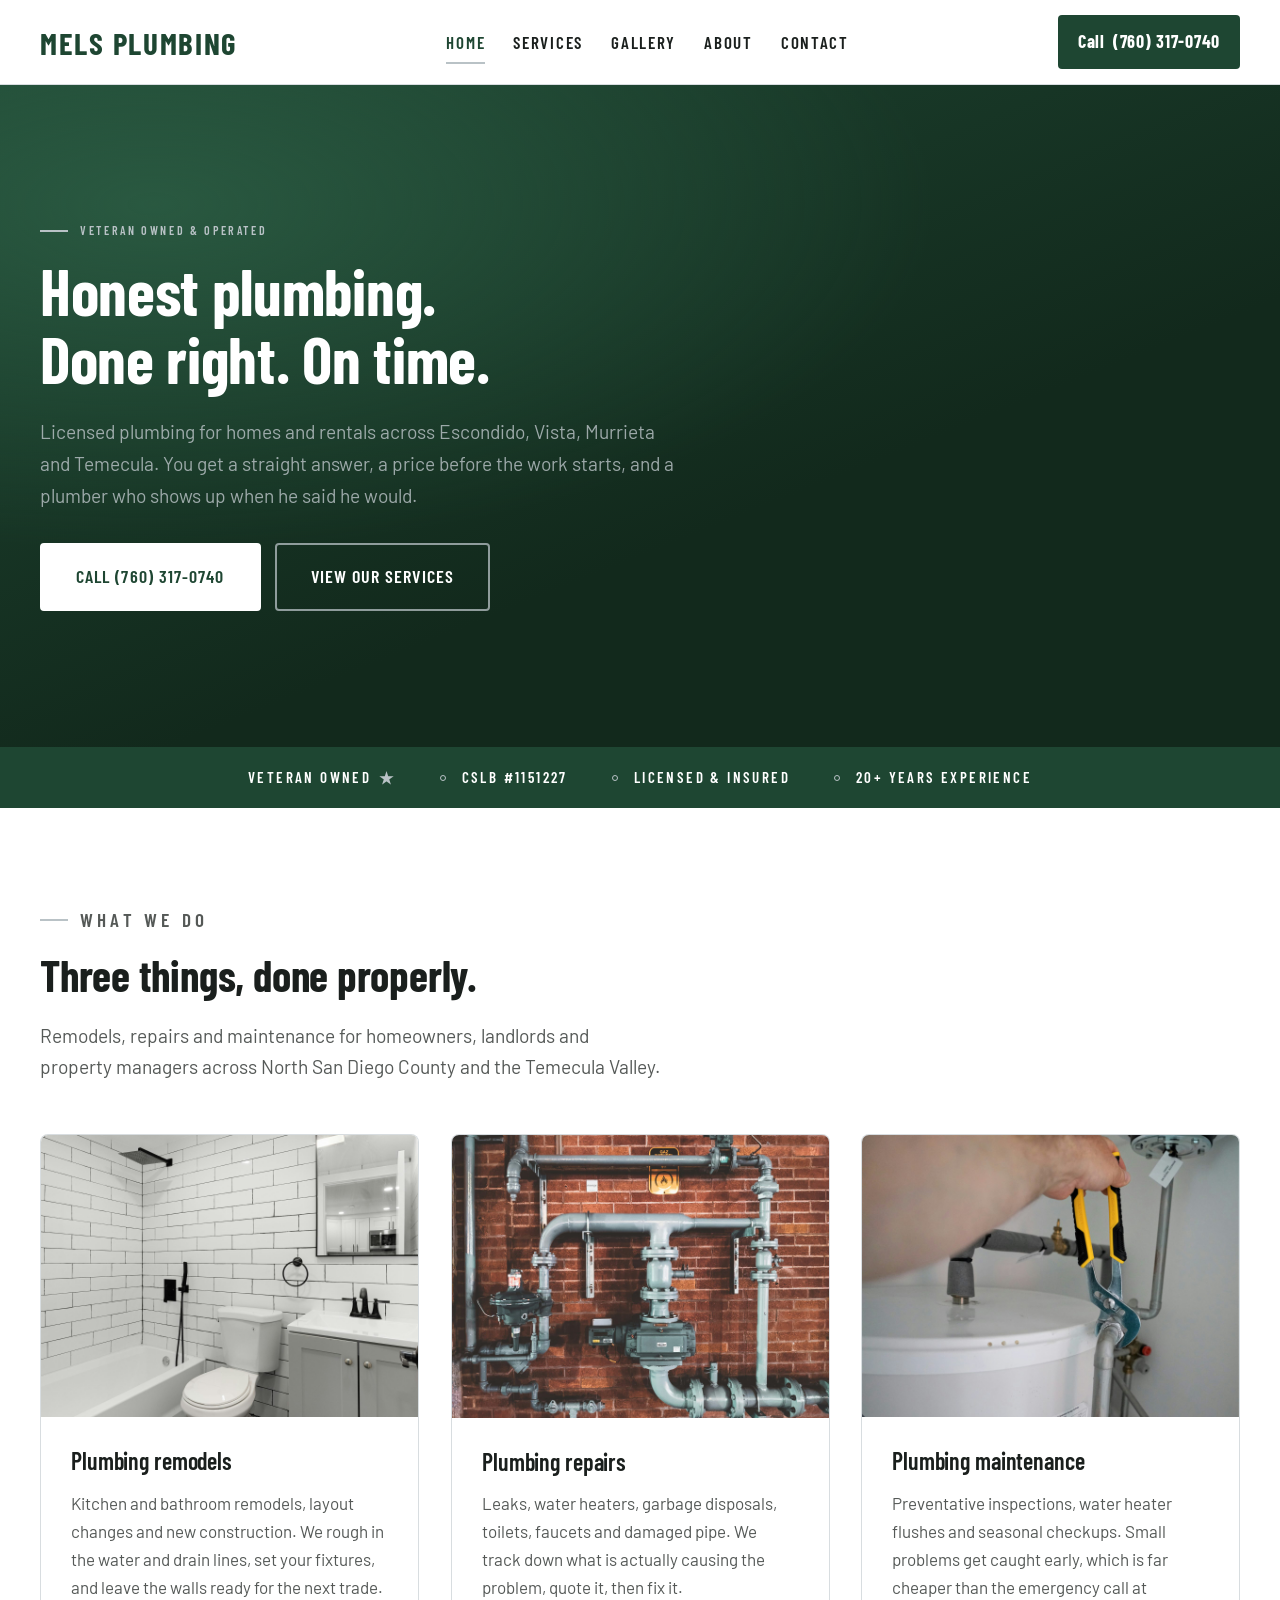
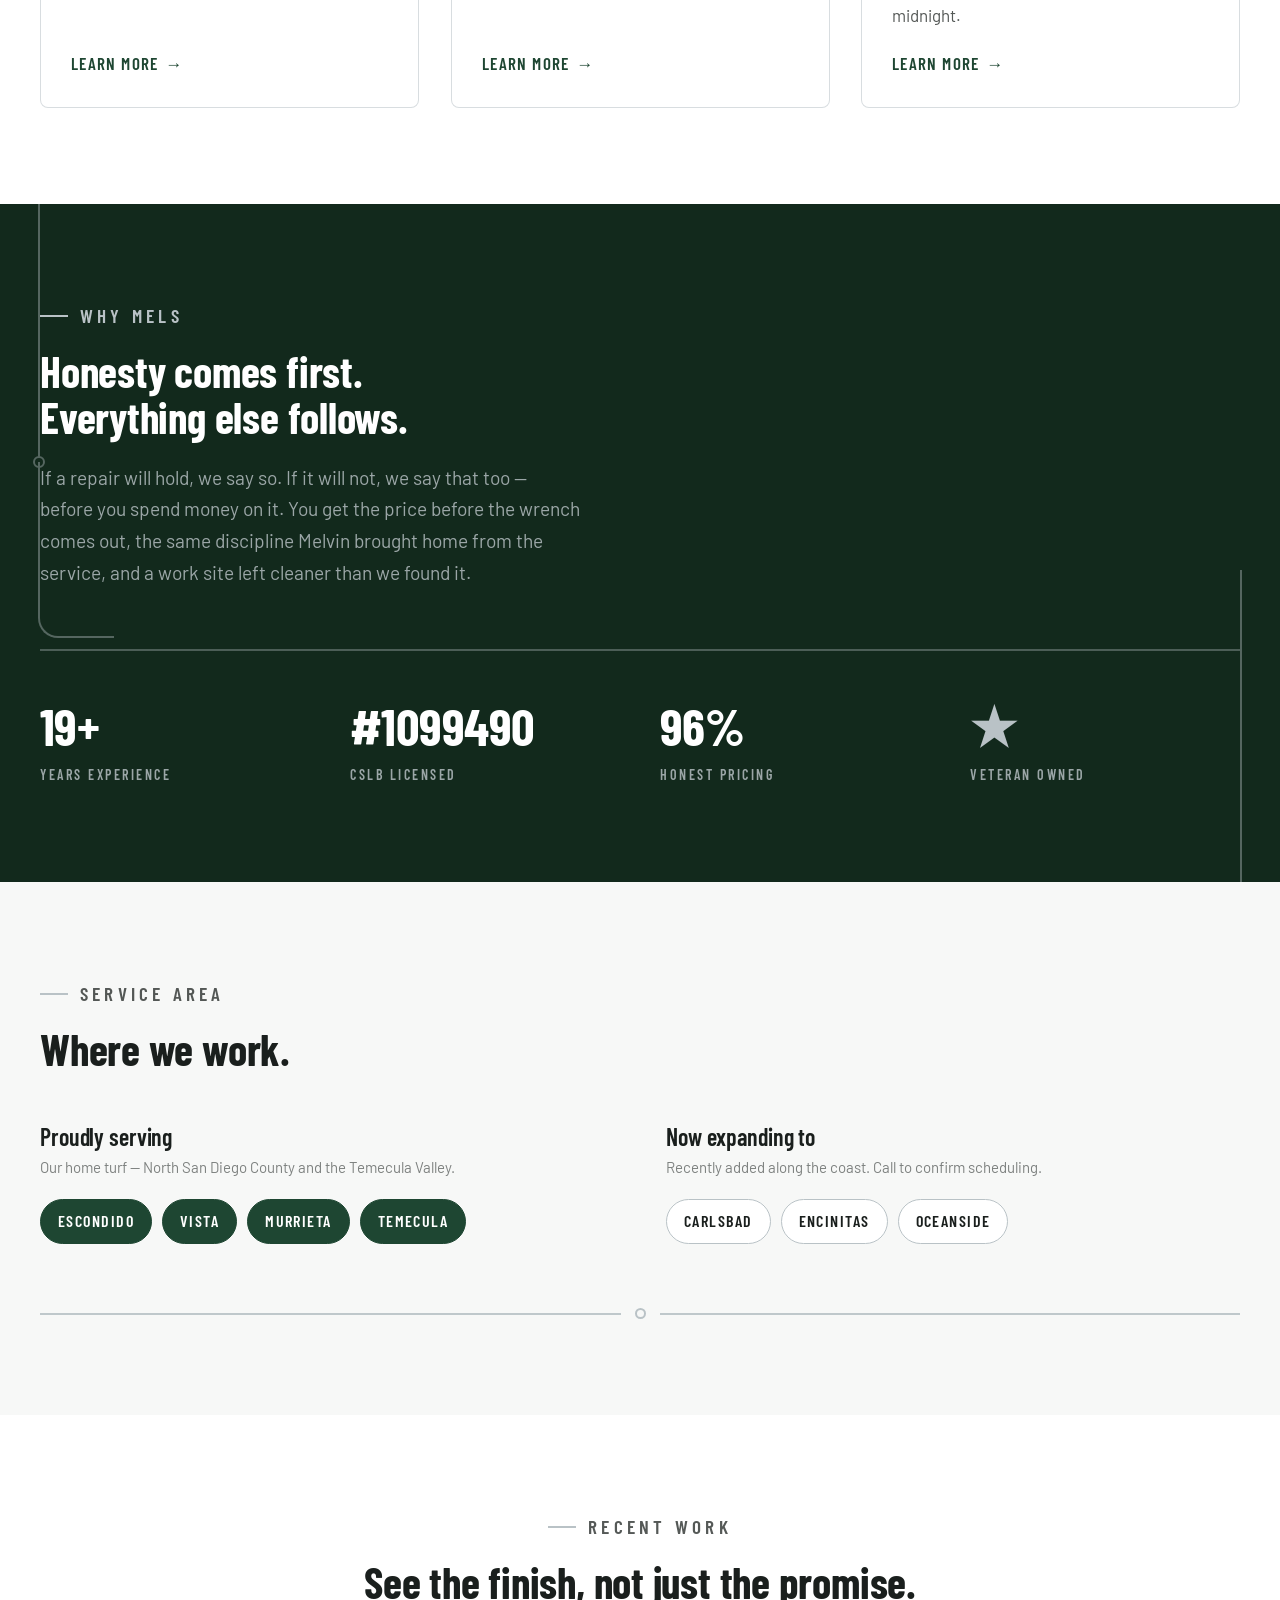
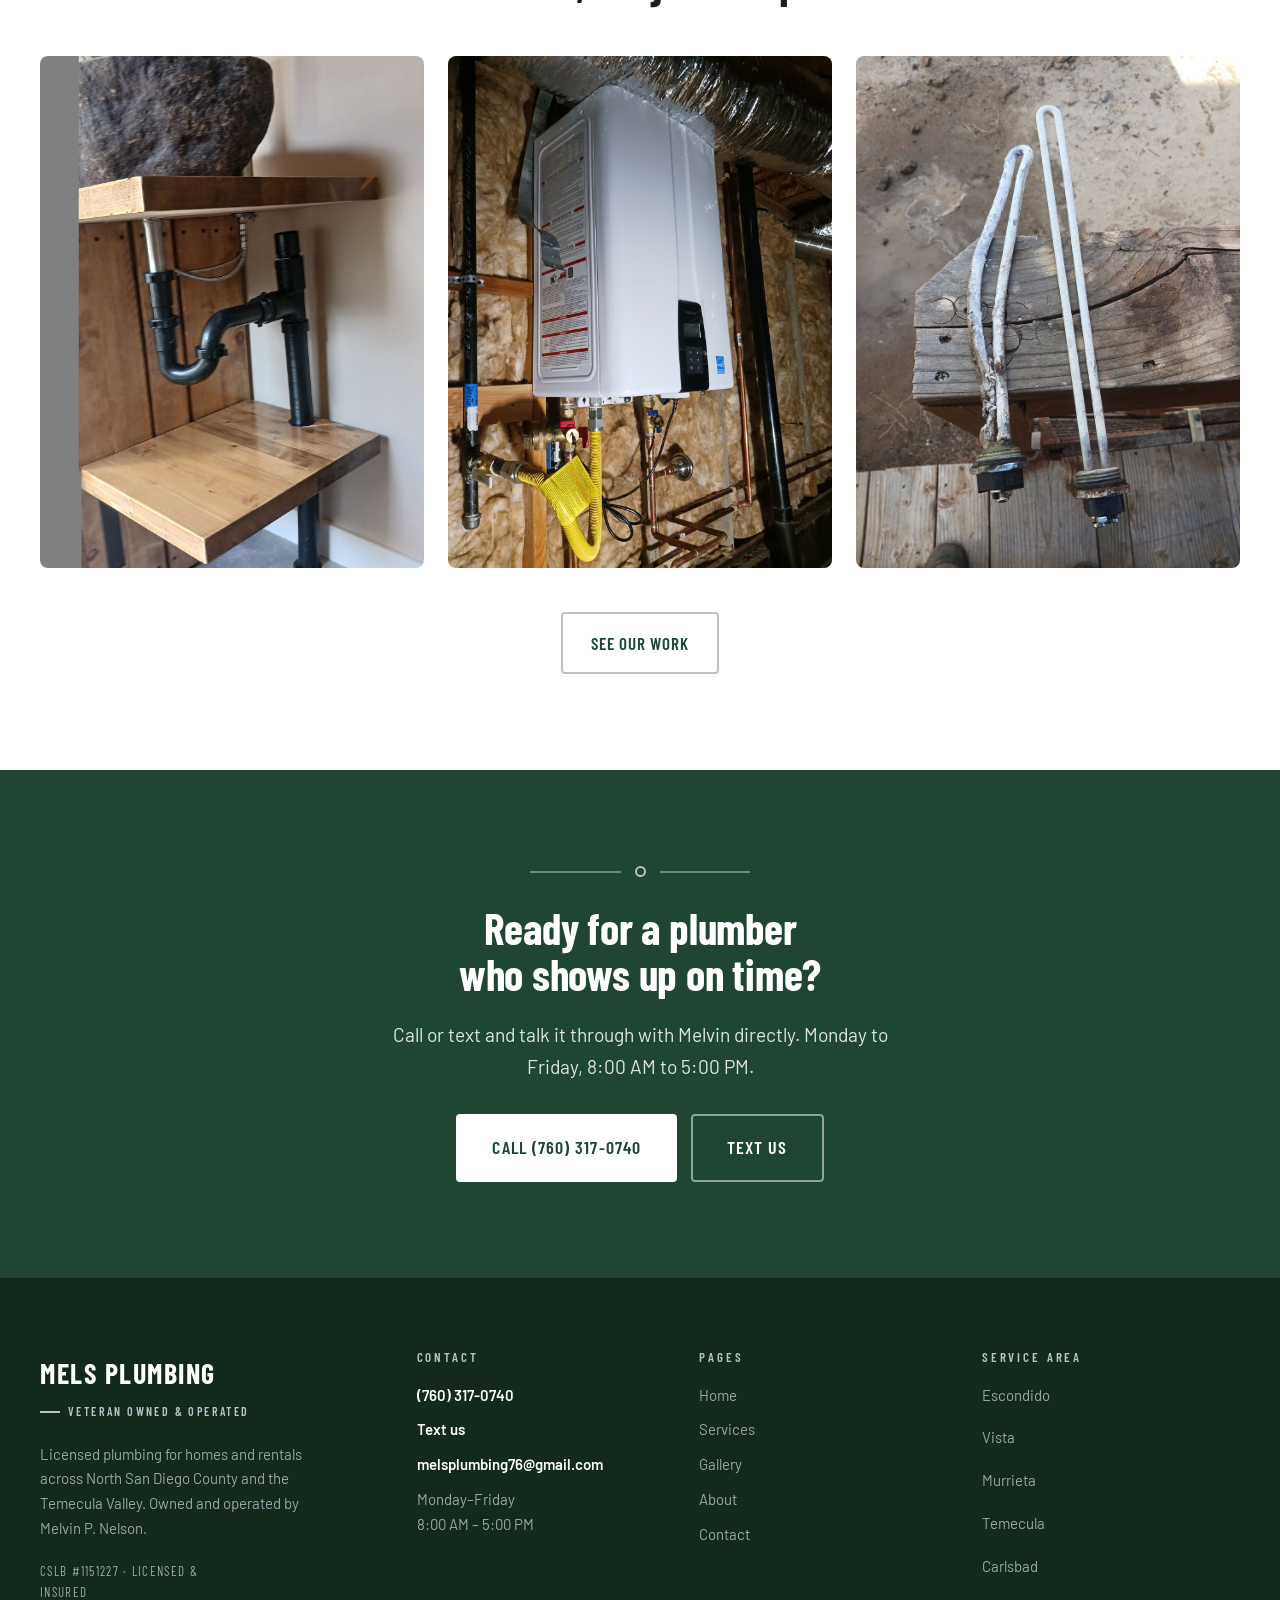
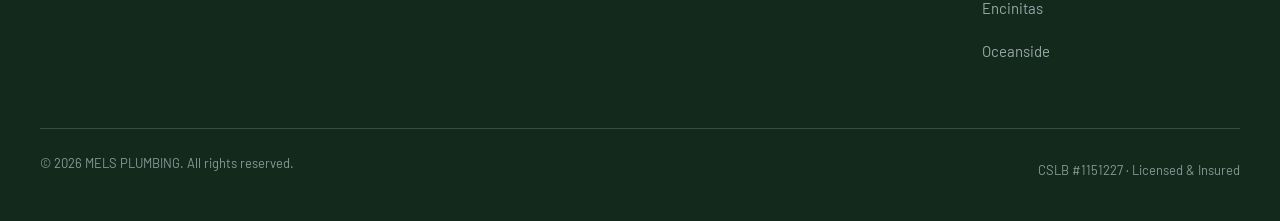
<file: index.html>
<!DOCTYPE html>
<html lang="en">
<head>
<meta charset="utf-8">
<meta name="viewport" content="width=device-width, initial-scale=1">
<title>Plumber in Escondido, Vista, Murrieta &amp; Temecula | MELS PLUMBING</title>
<meta name="description" content="Veteran owned plumber serving Escondido, Vista, Murrieta and Temecula. Remodels, repairs and maintenance from a licensed plumber with 20+ years in the trade. CSLB #1151227. Call (760) 317-0740.">
<meta property="og:title" content="Plumber in Escondido, Vista, Murrieta &amp; Temecula | MELS PLUMBING">
<meta property="og:description" content="Veteran owned and operated. Honest plumbing, done right, on time — remodels, repairs and maintenance across North San Diego County and the Temecula Valley.">
<meta property="og:type" content="website">
<meta property="og:site_name" content="MELS PLUMBING">
<meta name="theme-color" content="#1E4632">
<script>document.documentElement.classList.add('js');</script>
<link rel="preconnect" href="https://fonts.googleapis.com">
<link rel="preconnect" href="https://fonts.gstatic.com" crossorigin>
<link href="https://fonts.googleapis.com/css2?family=Barlow+Condensed:wght@600;700&family=Barlow:wght@400;500;600&display=swap" rel="stylesheet">
<link rel="stylesheet" href="css/styles.css">
</head>
<body>
<a class="skip-link" href="#main">Skip to content</a>

<header class="site-header">
  <div class="container header-inner">
    <a class="wordmark" href="index.html">
      <span class="wordmark__name">MELS PLUMBING</span>
    </a>

    <button class="nav-toggle" type="button" aria-expanded="false" aria-controls="primary-nav" aria-label="Open menu">
      <span></span>
    </button>

    <nav class="main-nav" id="primary-nav" aria-label="Main">
      <ul>
        <li><a href="index.html" aria-current="page">Home</a></li>
        <li><a href="services.html">Services</a></li>
        <li><a href="gallery.html">Gallery</a></li>
        <li><a href="about.html">About</a></li>
        <li><a href="contact.html">Contact</a></li>
      </ul>
    </nav>

    <div class="header-cta">
      <a class="header-phone" href="tel:+17603170740" aria-label="Call MELS PLUMBING at (760) 317-0740"><span class="header-phone__label">Call</span><span class="header-phone__num">(760) 317-0740</span></a>
    </div>
  </div>
</header>

<main id="main">

  <!-- Hero -->
  <section class="hero">
    <div class="container">
      <div class="hero__inner">
        <p class="eyebrow">Veteran owned &amp; operated</p>
        <h1>Honest plumbing.<br class="hero-break"> Done right. On time.</h1>
        <p class="hero__lead">Licensed plumbing for homes and rentals across Escondido, Vista, Murrieta and Temecula. You get a straight answer, a price before the work starts, and a plumber who shows up when he said he would.</p>
        <div class="btn-row">
          <a class="btn btn--light btn--lg" href="tel:+17603170740">Call (760) 317-0740</a>
          <a class="btn btn--ghost btn--lg" href="services.html">View our services</a>
        </div>
      </div>
    </div>
  </section>

  <!-- Trust strip -->
  <section class="trust-strip" aria-label="Credentials">
    <div class="container">
      <ul>
        <li>Veteran Owned <span class="star" aria-hidden="true">★</span></li>
        <li>CSLB #1151227</li>
        <li>Licensed &amp; Insured</li>
        <li>20+ Years Experience</li>
      </ul>
    </div>
  </section>

  <!-- Services preview -->
  <section class="section">
    <div class="container">
      <div class="section-head reveal">
        <p class="eyebrow">What we do</p>
        <h2>Three things, done properly.</h2>
        <p>Remodels, repairs and maintenance for homeowners, landlords and property managers across North San Diego County and the Temecula Valley.</p>
      </div>

      <div class="card-grid">
        <article class="card reveal">
          <div class="card__media">
            <img src="images/service-remodel.jpg" alt="Finished bathroom remodel with white subway tile, a new tub and shower valve, toilet and grey vanity" width="1200" height="900" loading="lazy" decoding="async">
          </div>
          <div class="card__body">
            <h3>Plumbing remodels</h3>
            <p>Kitchen and bathroom remodels, layout changes and new construction. We rough in the water and drain lines, set your fixtures, and leave the walls ready for the next trade.</p>
            <a class="link-arrow" href="services.html#remodels">Learn more <span aria-hidden="true">&rarr;</span></a>
          </div>
        </article>

        <article class="card reveal" data-delay="1">
          <div class="card__media">
            <img src="images/service-repair.jpg" alt="Steel pipework with valves and a pressure regulator plumbed across a brick wall" width="1200" height="900" loading="lazy" decoding="async">
          </div>
          <div class="card__body">
            <h3>Plumbing repairs</h3>
            <p>Leaks, water heaters, garbage disposals, toilets, faucets and damaged pipe. We track down what is actually causing the problem, quote it, then fix it.</p>
            <a class="link-arrow" href="services.html#repairs">Learn more <span aria-hidden="true">&rarr;</span></a>
          </div>
        </article>

        <article class="card reveal" data-delay="2">
          <div class="card__media">
            <img src="images/service-maintenance.jpg" alt="Plumber tightening a water heater supply connection with pliers during a maintenance visit" width="1200" height="900" loading="lazy" decoding="async">
          </div>
          <div class="card__body">
            <h3>Plumbing maintenance</h3>
            <p>Preventative inspections, water heater flushes and seasonal checkups. Small problems get caught early, which is far cheaper than the emergency call at midnight.</p>
            <a class="link-arrow" href="services.html#maintenance">Learn more <span aria-hidden="true">&rarr;</span></a>
          </div>
        </article>
      </div>
    </div>
  </section>

  <!-- Why MELS -->
  <section class="section section--dark why">
    <div class="pipe-run" aria-hidden="true">
      <i class="v"></i>
      <i class="valve"></i>
      <i class="elbow-a"></i>
      <i class="v-out"></i>
    </div>
    <div class="container why__inner">
      <div class="why__intro reveal">
        <p class="eyebrow">Why MELS</p>
        <h2>Honesty comes first. Everything else follows.</h2>
        <p>If a repair will hold, we say so. If it will not, we say that too — before you spend money on it. You get the price before the wrench comes out, the same discipline Melvin brought home from the service, and a work site left cleaner than we found it.</p>
      </div>

      <ul class="stats reveal">
        <li class="stat">
          <span class="stat__value" data-count-to="20" data-suffix="+">20+</span>
          <span class="stat__label">Years experience</span>
        </li>
        <li class="stat">
          <span class="stat__value" data-count-to="1151227" data-prefix="#">#1151227</span>
          <span class="stat__label">CSLB licensed</span>
        </li>
        <li class="stat">
          <span class="stat__value" data-count-to="100" data-suffix="%">100%</span>
          <span class="stat__label">Honest pricing</span>
        </li>
        <li class="stat">
          <span class="stat__value stat__value--star" aria-hidden="true">★</span>
          <span class="stat__label">Veteran owned</span>
        </li>
      </ul>
    </div>
  </section>

  <!-- Service areas -->
  <section class="section section--off">
    <div class="container">
      <div class="section-head reveal">
        <p class="eyebrow">Service area</p>
        <h2>Where we work.</h2>
      </div>

      <div class="areas">
        <div class="areas__group reveal">
          <h3>Proudly serving</h3>
          <p class="areas__note">Our home turf — North San Diego County and the Temecula Valley.</p>
          <ul class="chips">
            <li><span class="chip chip--primary">Escondido</span></li>
            <li><span class="chip chip--primary">Vista</span></li>
            <li><span class="chip chip--primary">Murrieta</span></li>
            <li><span class="chip chip--primary">Temecula</span></li>
          </ul>
        </div>

        <div class="areas__group reveal" data-delay="1">
          <h3>Now expanding to</h3>
          <p class="areas__note">Recently added along the coast. Call to confirm scheduling.</p>
          <ul class="chips">
            <li><span class="chip">Carlsbad</span></li>
            <li><span class="chip">Encinitas</span></li>
            <li><span class="chip">Oceanside</span></li>
          </ul>
        </div>
      </div>

      <div class="pipe-rule reveal" aria-hidden="true" style="margin-top: clamp(2.5rem, 5vw, 4rem);"><span></span><i></i><span></span></div>
    </div>
  </section>

  <!-- Gallery teaser -->
  <section class="section">
    <div class="container">
      <div class="section-head section-head--center reveal">
        <p class="eyebrow">Recent work</p>
        <h2>See the finish, not just the promise.</h2>
      </div>

      <div class="teaser-grid reveal">
        <figure><img src="images/gallery-1.jpg" alt="Stone vessel sink on a live-edge wood vanity with a black iron P-trap and supply lines" width="1200" height="1600" loading="lazy" decoding="async"></figure>
        <figure><img src="images/gallery-2.jpg" alt="Tankless water heater mounted and piped with copper lines, a gas flex connector and shut-off valves" width="1200" height="1600" loading="lazy" decoding="async"></figure>
        <figure><img src="images/gallery-3.jpg" alt="A scaled-up water heater element next to the clean replacement that went in" width="900" height="1200" loading="lazy" decoding="async"></figure>
      </div>

      <div class="btn-row btn-row--center">
        <a class="btn btn--outline" href="gallery.html">See our work</a>
      </div>
    </div>
  </section>

  <!-- Final CTA -->
  <section class="section cta-band">
    <div class="container container--narrow">
      <div class="pipe-rule reveal" aria-hidden="true"><span></span><i></i><span></span></div>
      <div class="reveal">
        <h2>Ready for a plumber who shows up on time?</h2>
        <p>Call or text and talk it through with Melvin directly. Monday to Friday, 8:00 AM to 5:00 PM.</p>
        <div class="btn-row btn-row--center">
          <a class="btn btn--light btn--lg" href="tel:+17603170740">Call (760) 317-0740</a>
          <a class="btn btn--ghost btn--lg" href="sms:+17603170740">Text us</a>
        </div>
      </div>
    </div>
  </section>

</main>

<footer class="site-footer">
  <div class="container">
    <div class="footer-grid">
      <div class="footer-brand">
        <h2 class="visually-hidden">About MELS PLUMBING</h2>
        <span class="footer-brand__name">MELS PLUMBING</span>
        <span class="footer-brand__tag">Veteran Owned &amp; Operated</span>
        <p>Licensed plumbing for homes and rentals across North San Diego County and the Temecula Valley. Owned and operated by Melvin P. Nelson.</p>
        <p class="footer-license">CSLB #1151227 &middot; Licensed &amp; Insured</p>
      </div>

      <div>
        <h3>Contact</h3>
        <ul class="footer-list footer-contact">
          <li><a href="tel:+17603170740">(760) 317-0740</a></li>
          <li><a href="sms:+17603170740">Text us</a></li>
          <li><a href="mailto:melsplumbing76@gmail.com">melsplumbing76@gmail.com</a></li>
          <li>Monday&ndash;Friday<br>8:00 AM &ndash; 5:00 PM</li>
        </ul>
      </div>

      <div>
        <h3>Pages</h3>
        <ul class="footer-list">
          <li><a href="index.html">Home</a></li>
          <li><a href="services.html">Services</a></li>
          <li><a href="gallery.html">Gallery</a></li>
          <li><a href="about.html">About</a></li>
          <li><a href="contact.html">Contact</a></li>
        </ul>
      </div>

      <div>
        <h3>Service area</h3>
        <ul class="footer-list footer-areas">
          <li>Escondido</li>
          <li>Vista</li>
          <li>Murrieta</li>
          <li>Temecula</li>
          <li>Carlsbad</li>
          <li>Encinitas</li>
          <li>Oceanside</li>
        </ul>
      </div>
    </div>

    <div class="footer-bottom">
      <p>&copy; <span data-year>2026</span> MELS PLUMBING. All rights reserved.</p>
      <p>CSLB #1151227 &middot; Licensed &amp; Insured</p>
    </div>
  </div>
</footer>

<nav class="sticky-bar" aria-label="Quick contact">
  <a href="tel:+17603170740"><span aria-hidden="true">📞</span> Call Now</a>
  <a href="sms:+17603170740"><span aria-hidden="true">💬</span> Text Us</a>
</nav>

<script type="application/ld+json">
{
  "@context": "https://schema.org",
  "@type": "Plumber",
  "name": "MELS PLUMBING",
  "description": "Veteran owned and operated plumbing contractor serving Escondido, Vista, Murrieta and Temecula. Plumbing remodels, repairs and maintenance.",
  "telephone": "+1-760-317-0740",
  "email": "melsplumbing76@gmail.com",
  "founder": {
    "@type": "Person",
    "name": "Melvin P. Nelson"
  },
  "openingHours": "Mo-Fr 08:00-17:00",
  "openingHoursSpecification": [
    {
      "@type": "OpeningHoursSpecification",
      "dayOfWeek": ["Monday", "Tuesday", "Wednesday", "Thursday", "Friday"],
      "opens": "08:00",
      "closes": "17:00"
    }
  ],
  "areaServed": [
    { "@type": "City", "name": "Escondido", "addressRegion": "CA" },
    { "@type": "City", "name": "Vista", "addressRegion": "CA" },
    { "@type": "City", "name": "Murrieta", "addressRegion": "CA" },
    { "@type": "City", "name": "Temecula", "addressRegion": "CA" },
    { "@type": "City", "name": "Carlsbad", "addressRegion": "CA" },
    { "@type": "City", "name": "Encinitas", "addressRegion": "CA" },
    { "@type": "City", "name": "Oceanside", "addressRegion": "CA" }
  ],
  "hasCredential": "CSLB #1151227",
  "knowsAbout": ["Plumbing remodels", "Plumbing repairs", "Plumbing maintenance"],
  "hasOfferCatalog": {
    "@type": "OfferCatalog",
    "name": "Plumbing services",
    "itemListElement": [
      { "@type": "Offer", "itemOffered": { "@type": "Service", "name": "Plumbing remodels" } },
      { "@type": "Offer", "itemOffered": { "@type": "Service", "name": "Plumbing repairs" } },
      { "@type": "Offer", "itemOffered": { "@type": "Service", "name": "Plumbing maintenance" } }
    ]
  }
}
</script>

<script src="js/main.js" defer></script>
</body>
</html>
</file>
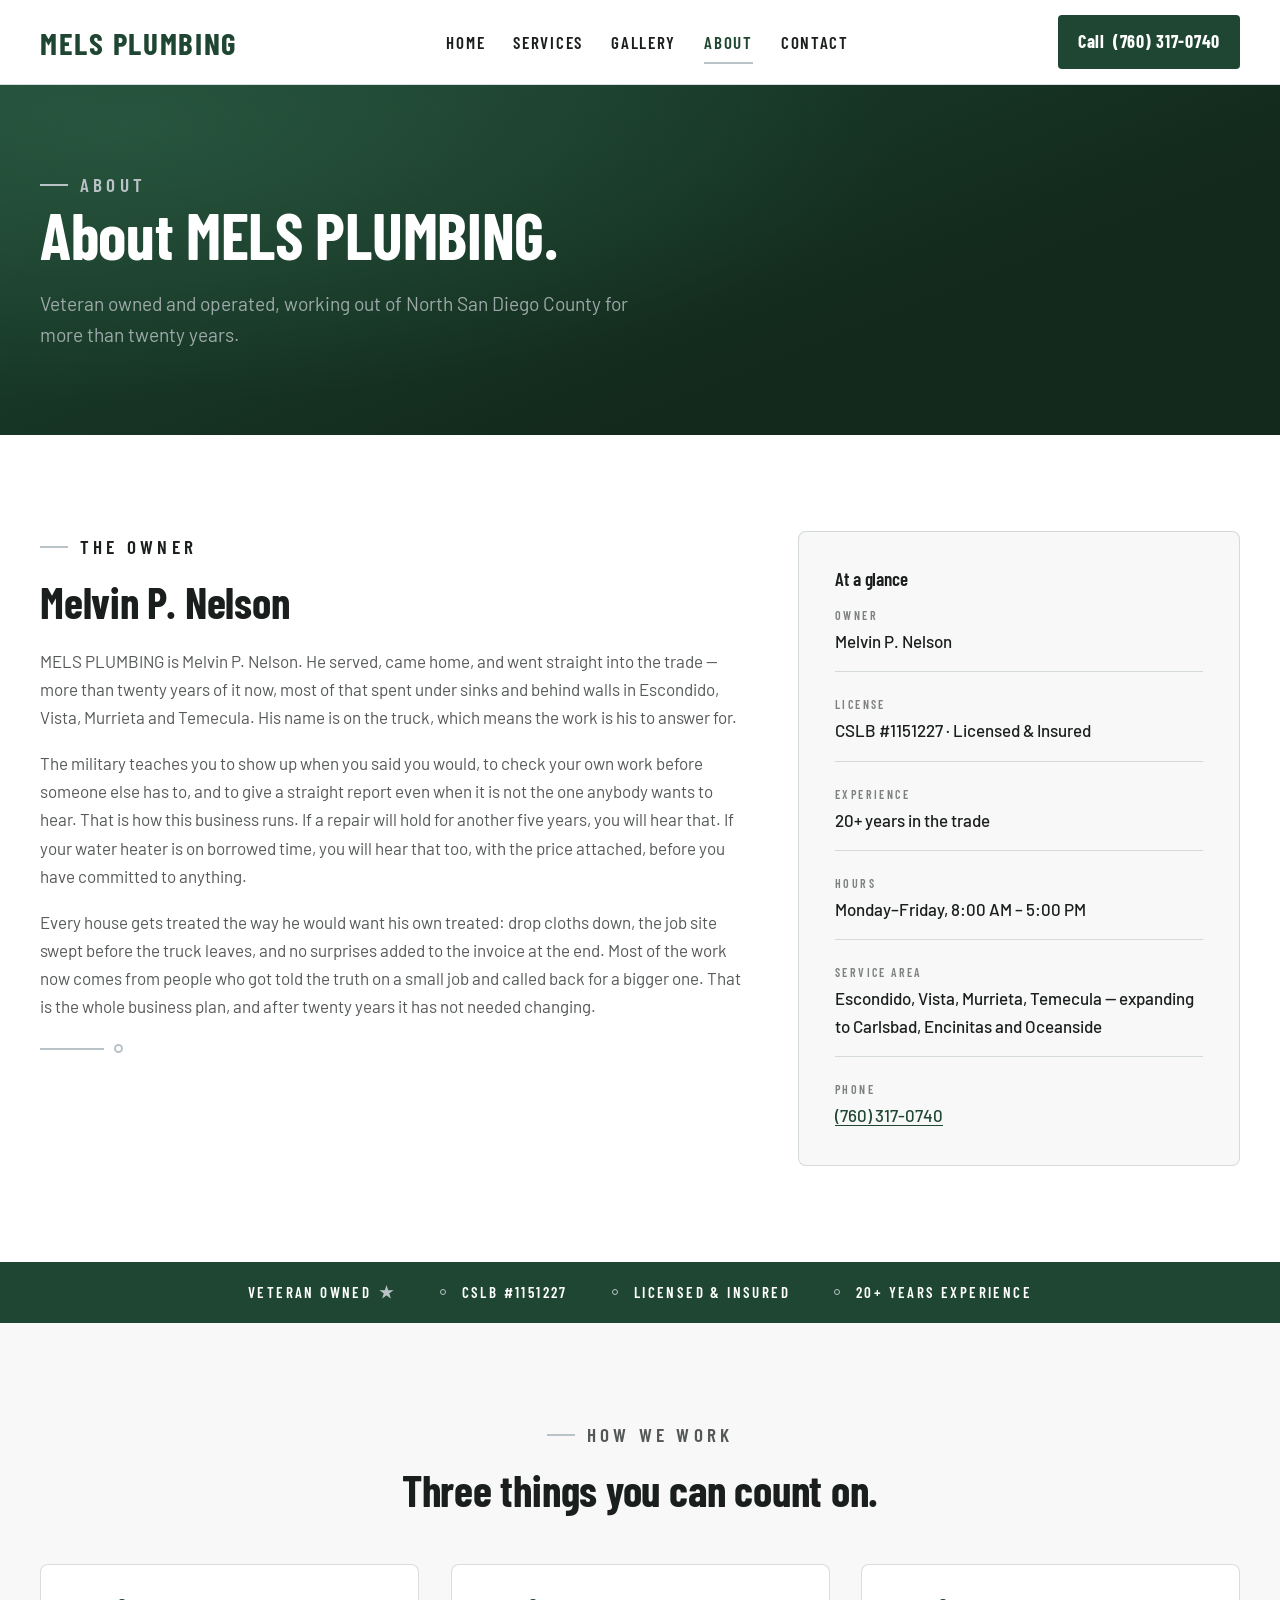
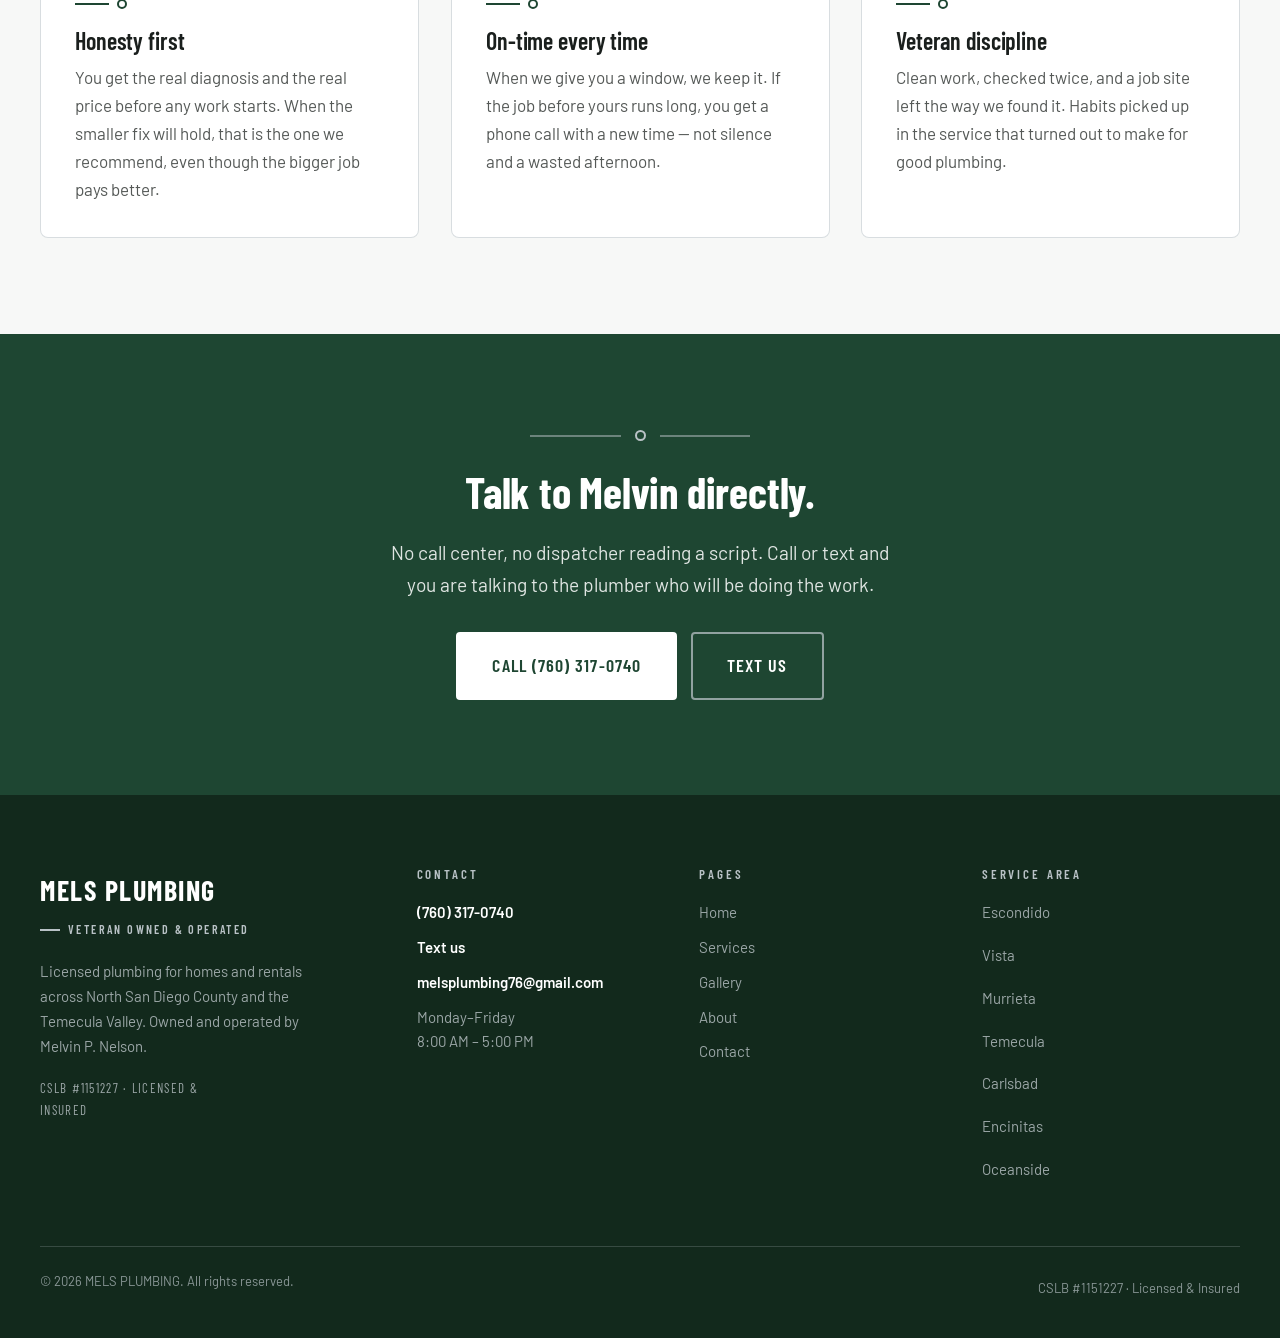
<file: about.html>
<!DOCTYPE html>
<html lang="en">
<head>
<meta charset="utf-8">
<meta name="viewport" content="width=device-width, initial-scale=1">
<title>About MELS PLUMBING — Veteran-Owned Plumber in Escondido | MELS PLUMBING</title>
<meta name="description" content="MELS PLUMBING is Melvin P. Nelson — veteran, licensed plumber, 20+ years in the trade serving Escondido, Vista, Murrieta and Temecula. CSLB #1151227.">
<meta property="og:title" content="About MELS PLUMBING — Veteran-Owned Plumber in Escondido">
<meta property="og:description" content="Melvin P. Nelson has spent 20+ years in the trade. Honesty first, on-time arrival, and every home treated like his own.">
<meta property="og:type" content="website">
<meta property="og:site_name" content="MELS PLUMBING">
<meta name="theme-color" content="#1E4632">
<script>document.documentElement.classList.add('js');</script>
<link rel="preconnect" href="https://fonts.googleapis.com">
<link rel="preconnect" href="https://fonts.gstatic.com" crossorigin>
<link href="https://fonts.googleapis.com/css2?family=Barlow+Condensed:wght@600;700&family=Barlow:wght@400;500;600&display=swap" rel="stylesheet">
<link rel="stylesheet" href="css/styles.css">
</head>
<body>
<a class="skip-link" href="#main">Skip to content</a>

<header class="site-header">
  <div class="container header-inner">
    <a class="wordmark" href="index.html">
      <span class="wordmark__name">MELS PLUMBING</span>
    </a>

    <button class="nav-toggle" type="button" aria-expanded="false" aria-controls="primary-nav" aria-label="Open menu">
      <span></span>
    </button>

    <nav class="main-nav" id="primary-nav" aria-label="Main">
      <ul>
        <li><a href="index.html">Home</a></li>
        <li><a href="services.html">Services</a></li>
        <li><a href="gallery.html">Gallery</a></li>
        <li><a href="about.html" aria-current="page">About</a></li>
        <li><a href="contact.html">Contact</a></li>
      </ul>
    </nav>

    <div class="header-cta">
      <a class="header-phone" href="tel:+17603170740" aria-label="Call MELS PLUMBING at (760) 317-0740"><span class="header-phone__label">Call</span><span class="header-phone__num">(760) 317-0740</span></a>
    </div>
  </div>
</header>

<main id="main">

  <section class="page-hero">
    <div class="container">
      <div class="page-hero__inner">
        <p class="eyebrow">About</p>
        <h1>About MELS PLUMBING.</h1>
        <p>Veteran owned and operated, working out of North San Diego County for more than twenty years.</p>
      </div>
    </div>
  </section>

  <section class="section">
    <div class="container">
      <div class="story">
        <div class="story__body reveal">
          <p class="eyebrow">The owner</p>
          <h2>Melvin P. Nelson</h2>
          <p>MELS PLUMBING is Melvin P. Nelson. He served, came home, and went straight into the trade — more than twenty years of it now, most of that spent under sinks and behind walls in Escondido, Vista, Murrieta and Temecula. His name is on the truck, which means the work is his to answer for.</p>
          <p>The military teaches you to show up when you said you would, to check your own work before someone else has to, and to give a straight report even when it is not the one anybody wants to hear. That is how this business runs. If a repair will hold for another five years, you will hear that. If your water heater is on borrowed time, you will hear that too, with the price attached, before you have committed to anything.</p>
          <p>Every house gets treated the way he would want his own treated: drop cloths down, the job site swept before the truck leaves, and no surprises added to the invoice at the end. Most of the work now comes from people who got told the truth on a small job and called back for a bigger one. That is the whole business plan, and after twenty years it has not needed changing.</p>
          <div class="pipe-accent" aria-hidden="true"><span></span><i></i></div>
        </div>

        <aside class="story__aside reveal" data-delay="1">
          <h3>At a glance</h3>
          <ul class="spec-list">
            <li>
              <span class="spec-list__label">Owner</span>
              <span class="spec-list__value">Melvin P. Nelson</span>
            </li>
            <li>
              <span class="spec-list__label">License</span>
              <span class="spec-list__value">CSLB #1151227 &middot; Licensed &amp; Insured</span>
            </li>
            <li>
              <span class="spec-list__label">Experience</span>
              <span class="spec-list__value">20+ years in the trade</span>
            </li>
            <li>
              <span class="spec-list__label">Hours</span>
              <span class="spec-list__value">Monday&ndash;Friday, 8:00 AM &ndash; 5:00 PM</span>
            </li>
            <li>
              <span class="spec-list__label">Service area</span>
              <span class="spec-list__value">Escondido, Vista, Murrieta, Temecula &mdash; expanding to Carlsbad, Encinitas and Oceanside</span>
            </li>
            <li>
              <span class="spec-list__label">Phone</span>
              <span class="spec-list__value"><a href="tel:+17603170740">(760) 317-0740</a></span>
            </li>
          </ul>
        </aside>
      </div>
    </div>
  </section>

  <!-- Trust strip -->
  <section class="trust-strip" aria-label="Credentials">
    <div class="container">
      <ul>
        <li>Veteran Owned <span class="star" aria-hidden="true">★</span></li>
        <li>CSLB #1151227</li>
        <li>Licensed &amp; Insured</li>
        <li>20+ Years Experience</li>
      </ul>
    </div>
  </section>

  <!-- Values -->
  <section class="section section--off">
    <div class="container">
      <div class="section-head section-head--center reveal">
        <p class="eyebrow">How we work</p>
        <h2>Three things you can count on.</h2>
      </div>

      <div class="card-grid">
        <article class="value-card reveal">
          <div class="value-card__mark" aria-hidden="true"><span></span><i></i></div>
          <h3>Honesty first</h3>
          <p>You get the real diagnosis and the real price before any work starts. When the smaller fix will hold, that is the one we recommend, even though the bigger job pays better.</p>
        </article>

        <article class="value-card reveal" data-delay="1">
          <div class="value-card__mark" aria-hidden="true"><span></span><i></i></div>
          <h3>On-time every time</h3>
          <p>When we give you a window, we keep it. If the job before yours runs long, you get a phone call with a new time — not silence and a wasted afternoon.</p>
        </article>

        <article class="value-card reveal" data-delay="2">
          <div class="value-card__mark" aria-hidden="true"><span></span><i></i></div>
          <h3>Veteran discipline</h3>
          <p>Clean work, checked twice, and a job site left the way we found it. Habits picked up in the service that turned out to make for good plumbing.</p>
        </article>
      </div>
    </div>
  </section>

  <!-- CTA -->
  <section class="section cta-band">
    <div class="container container--narrow">
      <div class="pipe-rule reveal" aria-hidden="true"><span></span><i></i><span></span></div>
      <div class="reveal">
        <h2>Talk to Melvin directly.</h2>
        <p>No call center, no dispatcher reading a script. Call or text and you are talking to the plumber who will be doing the work.</p>
        <div class="btn-row btn-row--center">
          <a class="btn btn--light btn--lg" href="tel:+17603170740">Call (760) 317-0740</a>
          <a class="btn btn--ghost btn--lg" href="sms:+17603170740">Text us</a>
        </div>
      </div>
    </div>
  </section>

</main>

<footer class="site-footer">
  <div class="container">
    <div class="footer-grid">
      <div class="footer-brand">
        <h2 class="visually-hidden">About MELS PLUMBING</h2>
        <span class="footer-brand__name">MELS PLUMBING</span>
        <span class="footer-brand__tag">Veteran Owned &amp; Operated</span>
        <p>Licensed plumbing for homes and rentals across North San Diego County and the Temecula Valley. Owned and operated by Melvin P. Nelson.</p>
        <p class="footer-license">CSLB #1151227 &middot; Licensed &amp; Insured</p>
      </div>

      <div>
        <h3>Contact</h3>
        <ul class="footer-list footer-contact">
          <li><a href="tel:+17603170740">(760) 317-0740</a></li>
          <li><a href="sms:+17603170740">Text us</a></li>
          <li><a href="mailto:melsplumbing76@gmail.com">melsplumbing76@gmail.com</a></li>
          <li>Monday&ndash;Friday<br>8:00 AM &ndash; 5:00 PM</li>
        </ul>
      </div>

      <div>
        <h3>Pages</h3>
        <ul class="footer-list">
          <li><a href="index.html">Home</a></li>
          <li><a href="services.html">Services</a></li>
          <li><a href="gallery.html">Gallery</a></li>
          <li><a href="about.html">About</a></li>
          <li><a href="contact.html">Contact</a></li>
        </ul>
      </div>

      <div>
        <h3>Service area</h3>
        <ul class="footer-list footer-areas">
          <li>Escondido</li>
          <li>Vista</li>
          <li>Murrieta</li>
          <li>Temecula</li>
          <li>Carlsbad</li>
          <li>Encinitas</li>
          <li>Oceanside</li>
        </ul>
      </div>
    </div>

    <div class="footer-bottom">
      <p>&copy; <span data-year>2026</span> MELS PLUMBING. All rights reserved.</p>
      <p>CSLB #1151227 &middot; Licensed &amp; Insured</p>
    </div>
  </div>
</footer>

<nav class="sticky-bar" aria-label="Quick contact">
  <a href="tel:+17603170740"><span aria-hidden="true">📞</span> Call Now</a>
  <a href="sms:+17603170740"><span aria-hidden="true">💬</span> Text Us</a>
</nav>

<script src="js/main.js" defer></script>
</body>
</html>
</file>
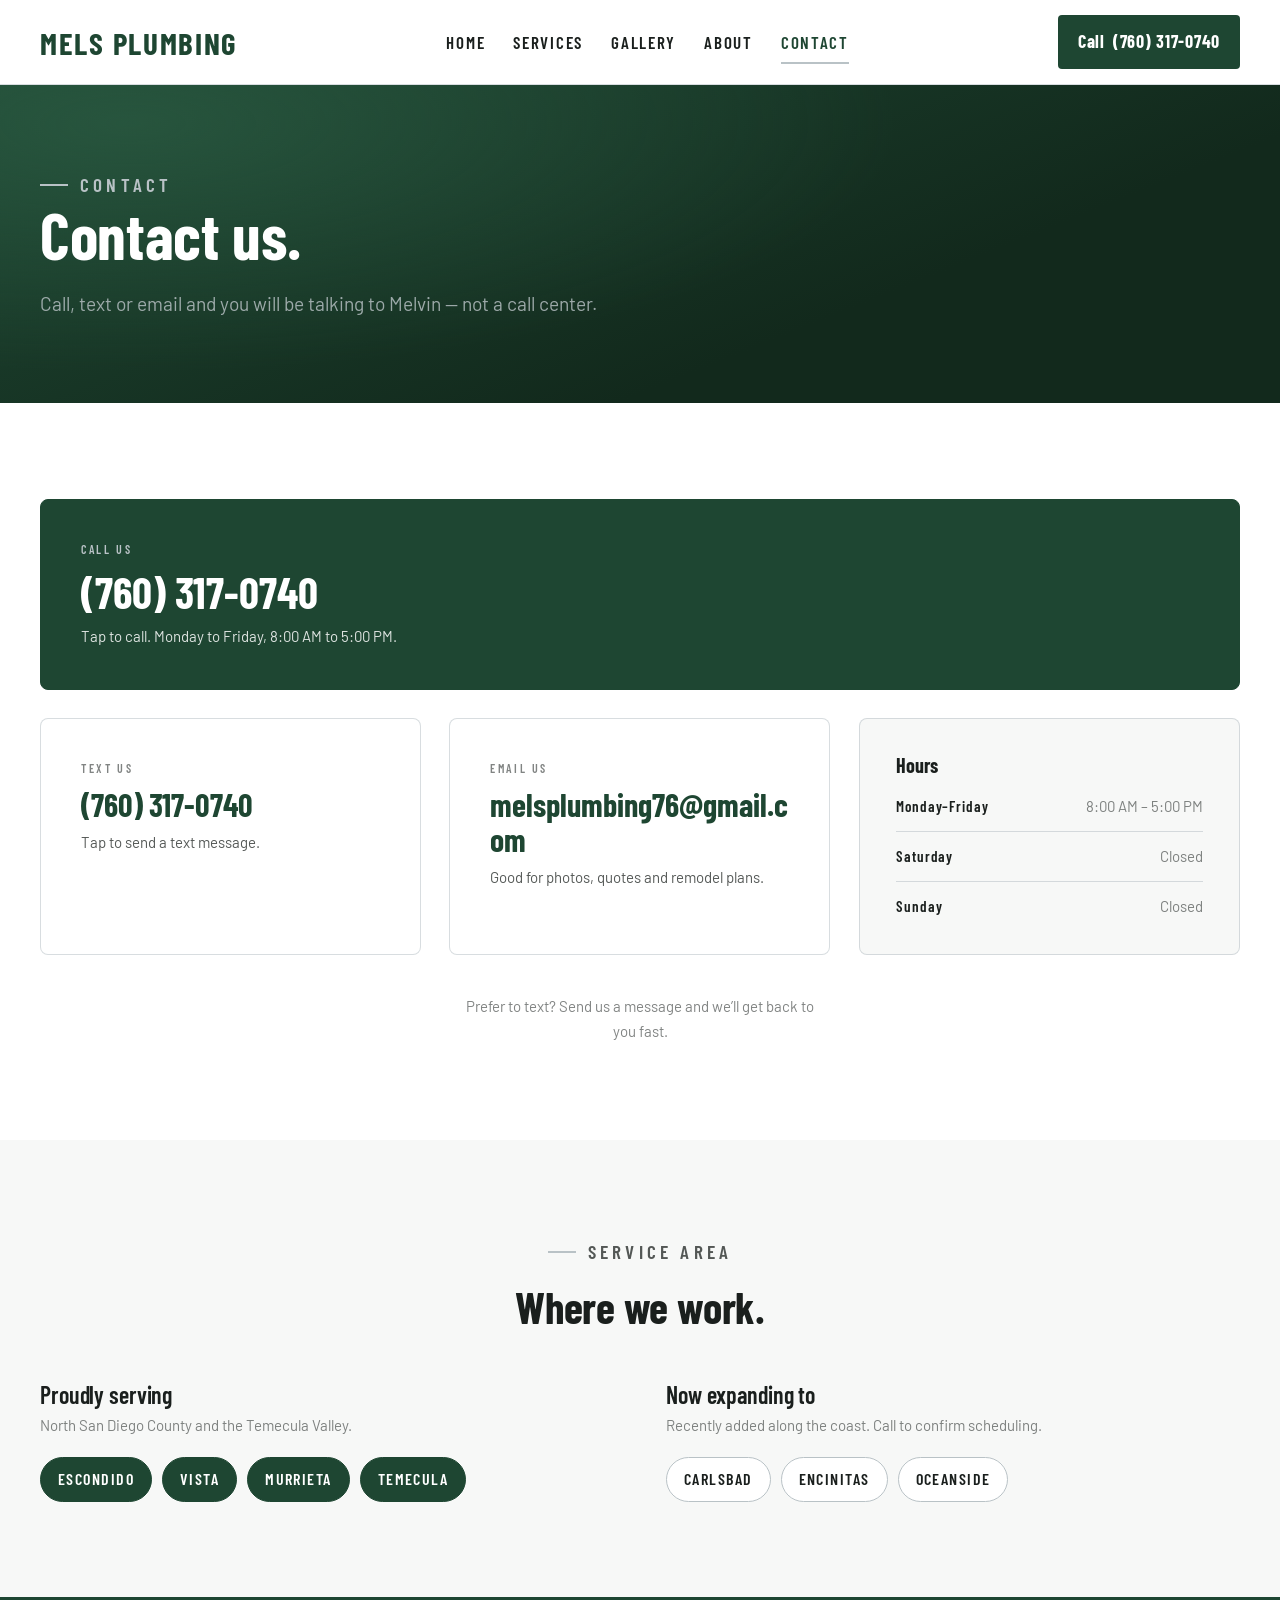
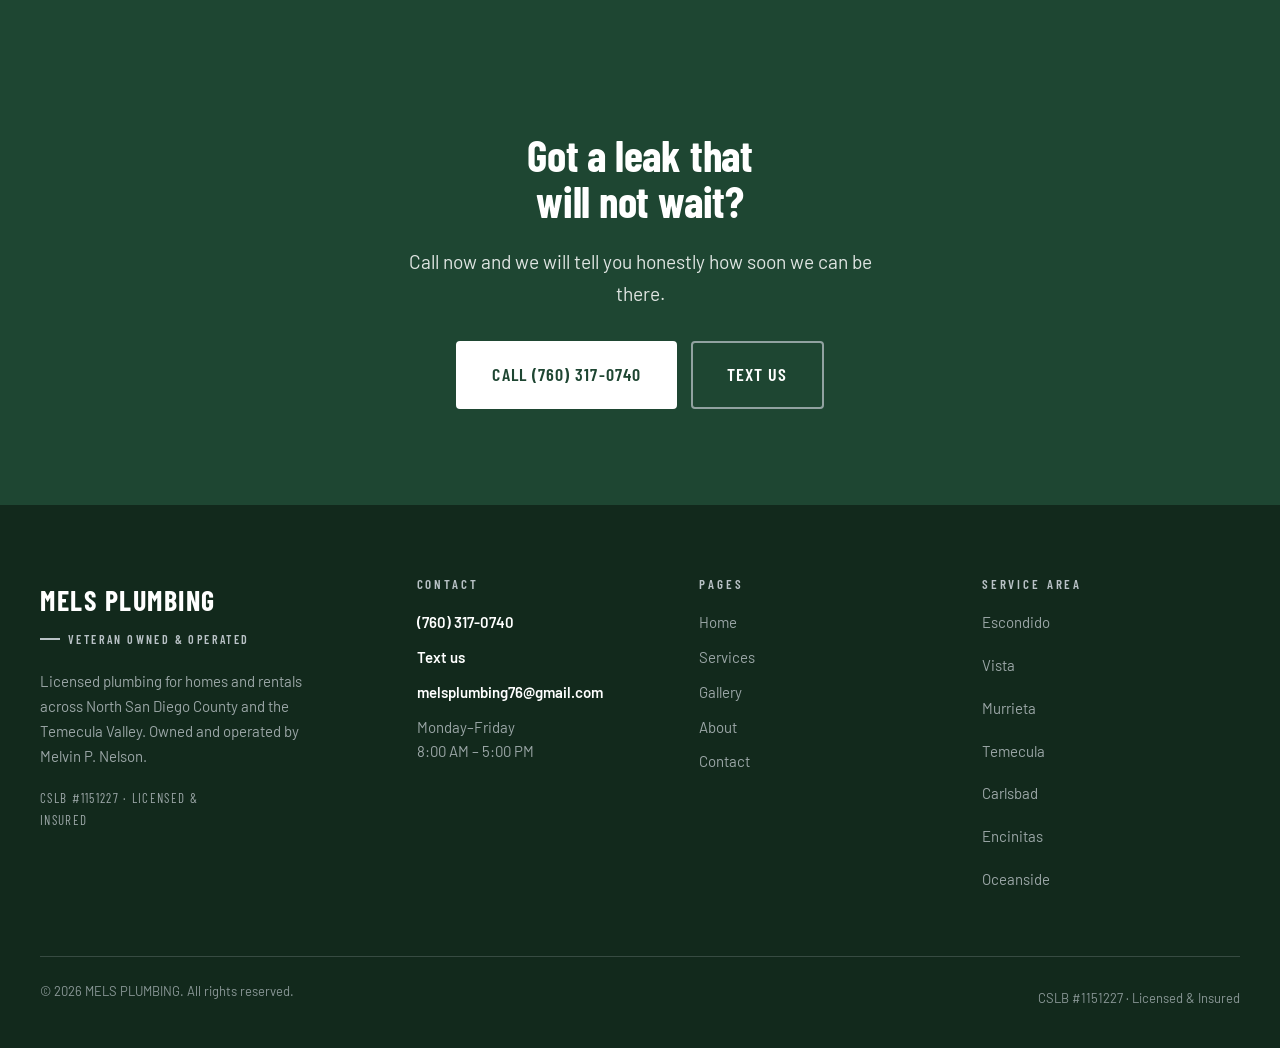
<file: contact.html>
<!DOCTYPE html>
<html lang="en">
<head>
<meta charset="utf-8">
<meta name="viewport" content="width=device-width, initial-scale=1">
<title>Contact MELS PLUMBING — Call or Text (760) 317-0740 | MELS PLUMBING</title>
<meta name="description" content="Call or text MELS PLUMBING at (760) 317-0740, or email melsplumbing76@gmail.com. Serving Escondido, Vista, Murrieta and Temecula, Monday to Friday, 8:00 AM to 5:00 PM.">
<meta property="og:title" content="Contact MELS PLUMBING — Call or Text (760) 317-0740">
<meta property="og:description" content="Call, text or email a veteran-owned licensed plumber serving Escondido, Vista, Murrieta and Temecula. Monday to Friday, 8:00 AM to 5:00 PM.">
<meta property="og:type" content="website">
<meta property="og:site_name" content="MELS PLUMBING">
<meta name="theme-color" content="#1E4632">
<script>document.documentElement.classList.add('js');</script>
<link rel="preconnect" href="https://fonts.googleapis.com">
<link rel="preconnect" href="https://fonts.gstatic.com" crossorigin>
<link href="https://fonts.googleapis.com/css2?family=Barlow+Condensed:wght@600;700&family=Barlow:wght@400;500;600&display=swap" rel="stylesheet">
<link rel="stylesheet" href="css/styles.css">
</head>
<body>
<a class="skip-link" href="#main">Skip to content</a>

<header class="site-header">
  <div class="container header-inner">
    <a class="wordmark" href="index.html">
      <span class="wordmark__name">MELS PLUMBING</span>
    </a>

    <button class="nav-toggle" type="button" aria-expanded="false" aria-controls="primary-nav" aria-label="Open menu">
      <span></span>
    </button>

    <nav class="main-nav" id="primary-nav" aria-label="Main">
      <ul>
        <li><a href="index.html">Home</a></li>
        <li><a href="services.html">Services</a></li>
        <li><a href="gallery.html">Gallery</a></li>
        <li><a href="about.html">About</a></li>
        <li><a href="contact.html" aria-current="page">Contact</a></li>
      </ul>
    </nav>

    <div class="header-cta">
      <a class="header-phone" href="tel:+17603170740" aria-label="Call MELS PLUMBING at (760) 317-0740"><span class="header-phone__label">Call</span><span class="header-phone__num">(760) 317-0740</span></a>
    </div>
  </div>
</header>

<main id="main">

  <section class="page-hero">
    <div class="container">
      <div class="page-hero__inner">
        <p class="eyebrow">Contact</p>
        <h1>Contact us.</h1>
        <p>Call, text or email and you will be talking to Melvin — not a call center.</p>
      </div>
    </div>
  </section>

  <section class="section">
    <div class="container">
      <div class="contact-grid">
        <a class="contact-card contact-card--primary reveal" href="tel:+17603170740">
          <span class="contact-card__label">Call us</span>
          <span class="contact-card__value">(760) 317-0740</span>
          <p class="contact-card__note">Tap to call. Monday to Friday, 8:00 AM to 5:00 PM.</p>
        </a>

        <a class="contact-card reveal" href="sms:+17603170740">
          <span class="contact-card__label">Text us</span>
          <span class="contact-card__value">(760) 317-0740</span>
          <p class="contact-card__note">Tap to send a text message.</p>
        </a>

        <a class="contact-card reveal" data-delay="1" href="mailto:melsplumbing76@gmail.com">
          <span class="contact-card__label">Email us</span>
          <span class="contact-card__value">melsplumbing76@gmail.com</span>
          <p class="contact-card__note">Good for photos, quotes and remodel plans.</p>
        </a>

        <div class="hours-block reveal" data-delay="2">
          <h2>Hours</h2>
          <ul class="hours-list">
            <li><strong>Monday&ndash;Friday</strong> <span>8:00 AM &ndash; 5:00 PM</span></li>
            <li><strong>Saturday</strong> <span>Closed</span></li>
            <li><strong>Sunday</strong> <span>Closed</span></li>
          </ul>
        </div>
      </div>

      <p class="gallery-note reveal" style="max-width: 46ch; margin-inline: auto;">Prefer to text? Send us a message and we&rsquo;ll get back to you fast.</p>
    </div>
  </section>

  <section class="section section--off">
    <div class="container">
      <div class="section-head section-head--center reveal">
        <p class="eyebrow">Service area</p>
        <h2>Where we work.</h2>
      </div>

      <div class="areas">
        <div class="areas__group reveal">
          <h3>Proudly serving</h3>
          <p class="areas__note">North San Diego County and the Temecula Valley.</p>
          <ul class="chips">
            <li><span class="chip chip--primary">Escondido</span></li>
            <li><span class="chip chip--primary">Vista</span></li>
            <li><span class="chip chip--primary">Murrieta</span></li>
            <li><span class="chip chip--primary">Temecula</span></li>
          </ul>
        </div>

        <div class="areas__group reveal" data-delay="1">
          <h3>Now expanding to</h3>
          <p class="areas__note">Recently added along the coast. Call to confirm scheduling.</p>
          <ul class="chips">
            <li><span class="chip">Carlsbad</span></li>
            <li><span class="chip">Encinitas</span></li>
            <li><span class="chip">Oceanside</span></li>
          </ul>
        </div>
      </div>
    </div>
  </section>

  <section class="section cta-band">
    <div class="container container--narrow">
      <div class="pipe-rule reveal" aria-hidden="true"><span></span><i></i><span></span></div>
      <div class="reveal">
        <h2>Got a leak that will not wait?</h2>
        <p>Call now and we will tell you honestly how soon we can be there.</p>
        <div class="btn-row btn-row--center">
          <a class="btn btn--light btn--lg" href="tel:+17603170740">Call (760) 317-0740</a>
          <a class="btn btn--ghost btn--lg" href="sms:+17603170740">Text us</a>
        </div>
      </div>
    </div>
  </section>

</main>

<footer class="site-footer">
  <div class="container">
    <div class="footer-grid">
      <div class="footer-brand">
        <h2 class="visually-hidden">About MELS PLUMBING</h2>
        <span class="footer-brand__name">MELS PLUMBING</span>
        <span class="footer-brand__tag">Veteran Owned &amp; Operated</span>
        <p>Licensed plumbing for homes and rentals across North San Diego County and the Temecula Valley. Owned and operated by Melvin P. Nelson.</p>
        <p class="footer-license">CSLB #1151227 &middot; Licensed &amp; Insured</p>
      </div>

      <div>
        <h3>Contact</h3>
        <ul class="footer-list footer-contact">
          <li><a href="tel:+17603170740">(760) 317-0740</a></li>
          <li><a href="sms:+17603170740">Text us</a></li>
          <li><a href="mailto:melsplumbing76@gmail.com">melsplumbing76@gmail.com</a></li>
          <li>Monday&ndash;Friday<br>8:00 AM &ndash; 5:00 PM</li>
        </ul>
      </div>

      <div>
        <h3>Pages</h3>
        <ul class="footer-list">
          <li><a href="index.html">Home</a></li>
          <li><a href="services.html">Services</a></li>
          <li><a href="gallery.html">Gallery</a></li>
          <li><a href="about.html">About</a></li>
          <li><a href="contact.html">Contact</a></li>
        </ul>
      </div>

      <div>
        <h3>Service area</h3>
        <ul class="footer-list footer-areas">
          <li>Escondido</li>
          <li>Vista</li>
          <li>Murrieta</li>
          <li>Temecula</li>
          <li>Carlsbad</li>
          <li>Encinitas</li>
          <li>Oceanside</li>
        </ul>
      </div>
    </div>

    <div class="footer-bottom">
      <p>&copy; <span data-year>2026</span> MELS PLUMBING. All rights reserved.</p>
      <p>CSLB #1151227 &middot; Licensed &amp; Insured</p>
    </div>
  </div>
</footer>

<nav class="sticky-bar" aria-label="Quick contact">
  <a href="tel:+17603170740"><span aria-hidden="true">📞</span> Call Now</a>
  <a href="sms:+17603170740"><span aria-hidden="true">💬</span> Text Us</a>
</nav>

<script src="js/main.js" defer></script>
</body>
</html>
</file>
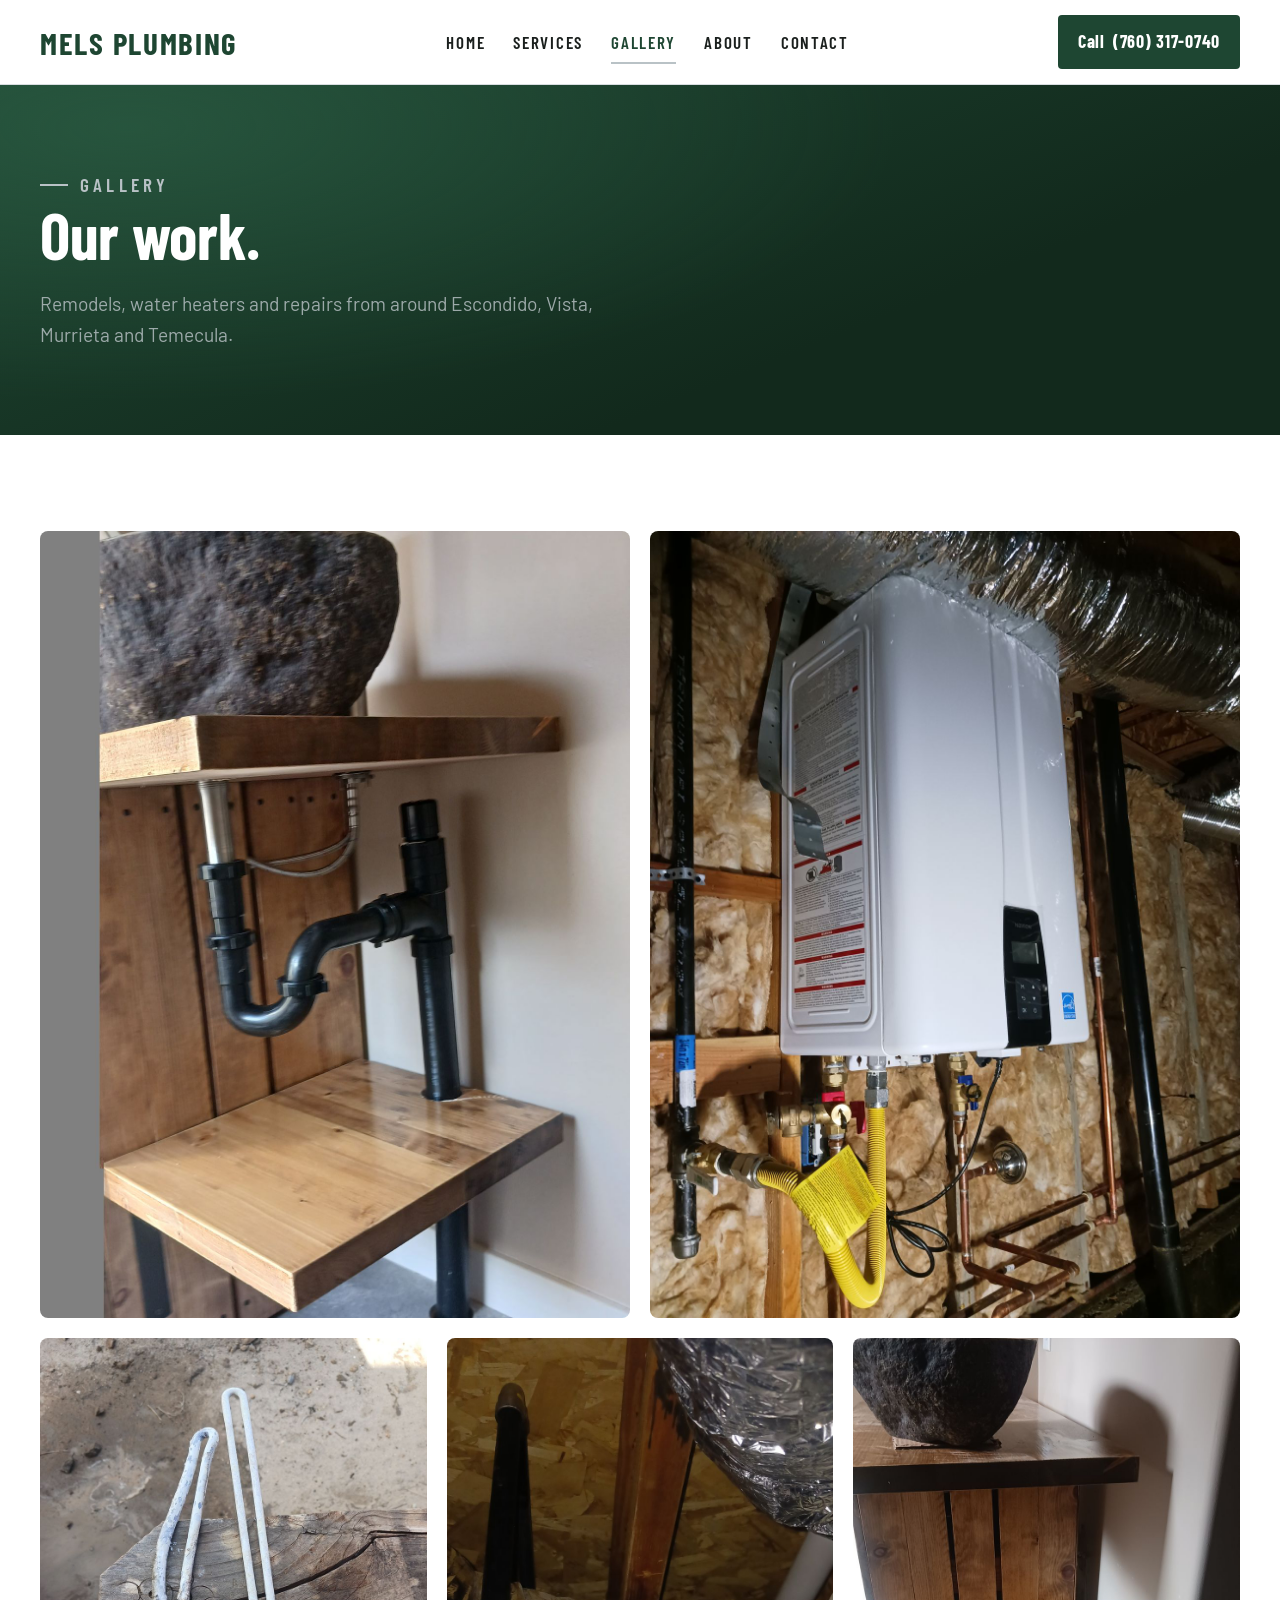
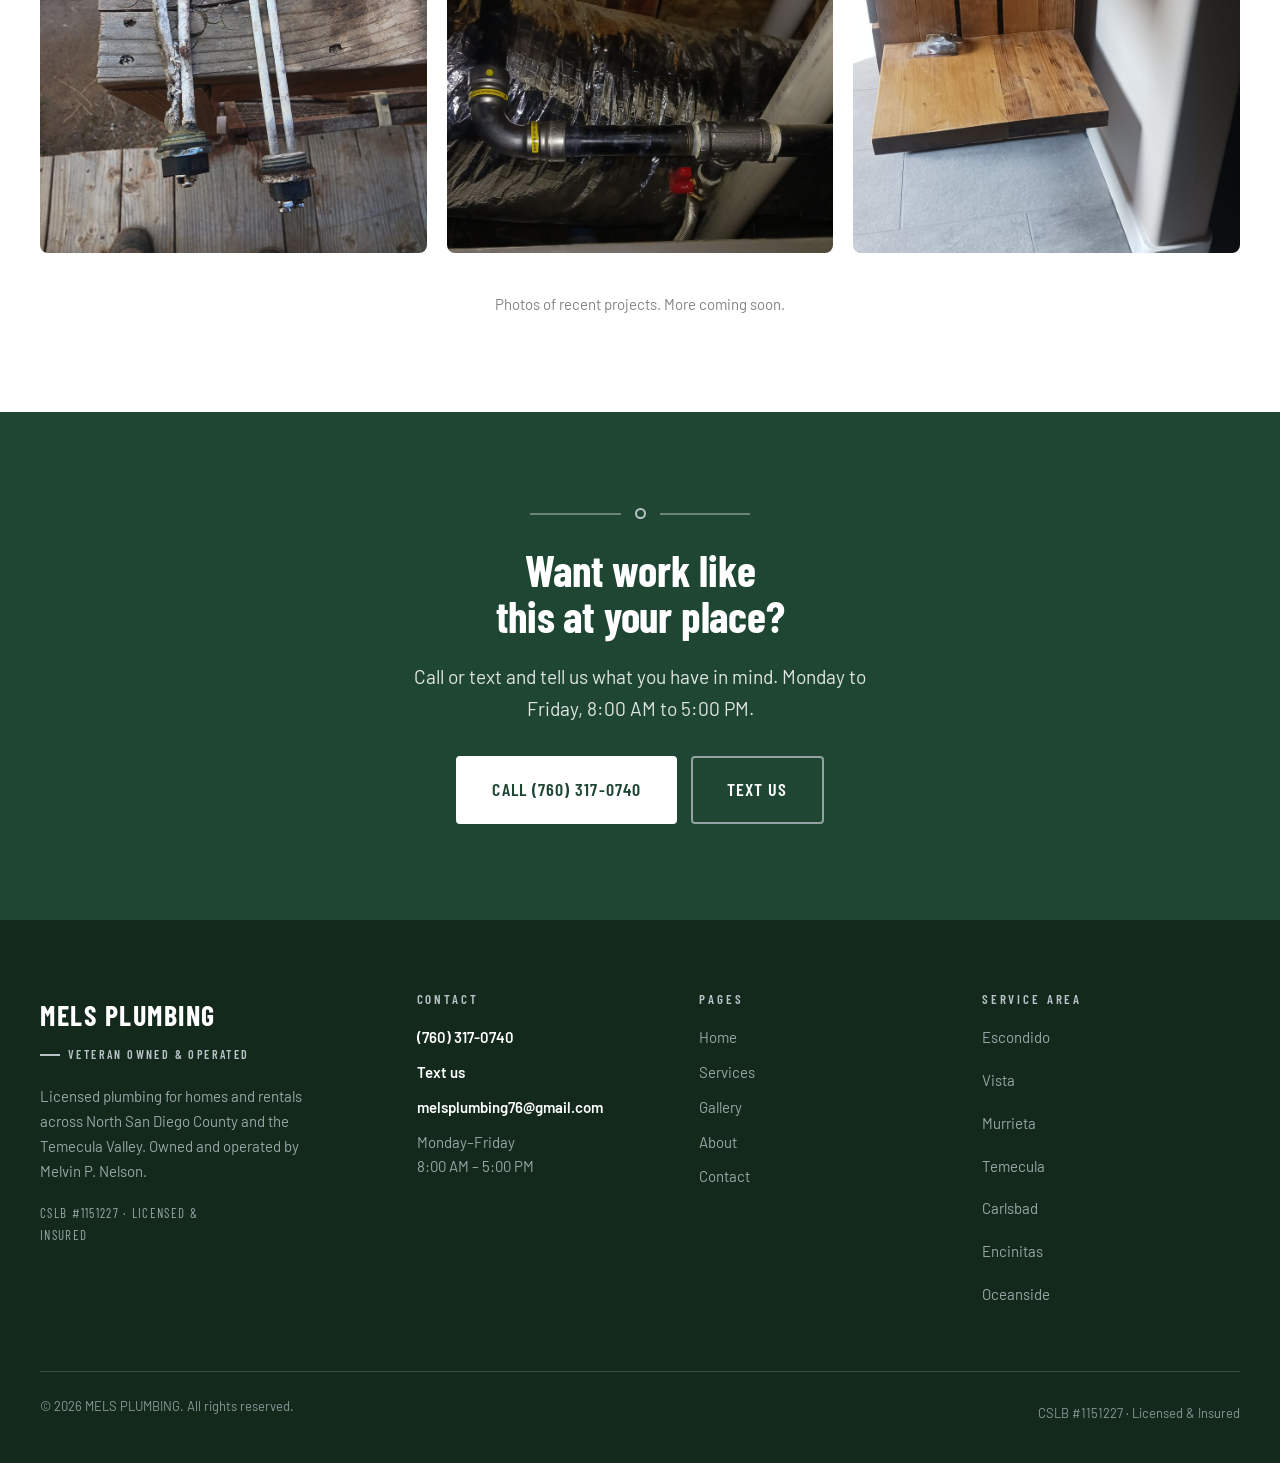
<file: gallery.html>
<!DOCTYPE html>
<html lang="en">
<head>
<meta charset="utf-8">
<meta name="viewport" content="width=device-width, initial-scale=1">
<title>Our Work — Plumbing Projects in North San Diego County | MELS PLUMBING</title>
<meta name="description" content="Recent plumbing remodels, water heater installs and repair work by MELS PLUMBING in Escondido, Vista, Murrieta and Temecula. Veteran owned, CSLB #1151227.">
<meta property="og:title" content="Our Work — Plumbing Projects in North San Diego County | MELS PLUMBING">
<meta property="og:description" content="A look at recent remodel, repair and water heater projects across North San Diego County and the Temecula Valley.">
<meta property="og:type" content="website">
<meta property="og:site_name" content="MELS PLUMBING">
<meta name="theme-color" content="#1E4632">
<script>document.documentElement.classList.add('js');</script>
<link rel="preconnect" href="https://fonts.googleapis.com">
<link rel="preconnect" href="https://fonts.gstatic.com" crossorigin>
<link href="https://fonts.googleapis.com/css2?family=Barlow+Condensed:wght@600;700&family=Barlow:wght@400;500;600&display=swap" rel="stylesheet">
<link rel="stylesheet" href="css/styles.css">
</head>
<body>
<a class="skip-link" href="#main">Skip to content</a>

<header class="site-header">
  <div class="container header-inner">
    <a class="wordmark" href="index.html">
      <span class="wordmark__name">MELS PLUMBING</span>
    </a>

    <button class="nav-toggle" type="button" aria-expanded="false" aria-controls="primary-nav" aria-label="Open menu">
      <span></span>
    </button>

    <nav class="main-nav" id="primary-nav" aria-label="Main">
      <ul>
        <li><a href="index.html">Home</a></li>
        <li><a href="services.html">Services</a></li>
        <li><a href="gallery.html" aria-current="page">Gallery</a></li>
        <li><a href="about.html">About</a></li>
        <li><a href="contact.html">Contact</a></li>
      </ul>
    </nav>

    <div class="header-cta">
      <a class="header-phone" href="tel:+17603170740" aria-label="Call MELS PLUMBING at (760) 317-0740"><span class="header-phone__label">Call</span><span class="header-phone__num">(760) 317-0740</span></a>
    </div>
  </div>
</header>

<main id="main">

  <section class="page-hero">
    <div class="container">
      <div class="page-hero__inner">
        <p class="eyebrow">Gallery</p>
        <h1>Our work.</h1>
        <p>Remodels, water heaters and repairs from around Escondido, Vista, Murrieta and Temecula.</p>
      </div>
    </div>
  </section>

  <section class="section">
    <div class="container">
      <ul class="gallery-grid reveal">
        <li class="gallery-item">
          <button type="button" data-lightbox="images/gallery-1.jpg" aria-label="Open larger image: stone vessel sink on a live-edge wood vanity with a black iron P-trap and supply lines">
            <img src="images/gallery-1.jpg" alt="Stone vessel sink on a live-edge wood vanity with a black iron P-trap and supply lines" width="1200" height="1600" loading="lazy" decoding="async">
          </button>
        </li>
        <li class="gallery-item">
          <button type="button" data-lightbox="images/gallery-2.jpg" aria-label="Open larger image: tankless water heater mounted and piped with copper lines, a gas flex connector and shut-off valves">
            <img src="images/gallery-2.jpg" alt="Tankless water heater mounted and piped with copper lines, a gas flex connector and shut-off valves" width="1200" height="1600" loading="lazy" decoding="async">
          </button>
        </li>
        <li class="gallery-item">
          <button type="button" data-lightbox="images/gallery-3.jpg" aria-label="Open larger image: a scaled-up water heater element next to the clean replacement that went in">
            <img src="images/gallery-3.jpg" alt="A scaled-up water heater element next to the clean replacement that went in" width="900" height="1200" loading="lazy" decoding="async">
          </button>
        </li>
        <li class="gallery-item">
          <button type="button" data-lightbox="images/gallery-4.jpg" aria-label="Open larger image: black iron pipe run with a shut-off valve, routed through an attic alongside ductwork">
            <img src="images/gallery-4.jpg" alt="Black iron pipe run with a shut-off valve, routed through an attic alongside ductwork" width="900" height="1200" loading="lazy" decoding="async">
          </button>
        </li>
        <li class="gallery-item">
          <button type="button" data-lightbox="images/gallery-5.jpg" aria-label="Open larger image: finished bathroom corner with a stone vessel sink on a live-edge wood counter">
            <img src="images/gallery-5.jpg" alt="Finished bathroom corner with a stone vessel sink on a live-edge wood counter" width="900" height="1200" loading="lazy" decoding="async">
          </button>
        </li>
      </ul>

      <p class="gallery-note">Photos of recent projects. More coming soon.</p>
    </div>
  </section>

  <section class="section cta-band">
    <div class="container container--narrow">
      <div class="pipe-rule reveal" aria-hidden="true"><span></span><i></i><span></span></div>
      <div class="reveal">
        <h2>Want work like this at your place?</h2>
        <p>Call or text and tell us what you have in mind. Monday to Friday, 8:00 AM to 5:00 PM.</p>
        <div class="btn-row btn-row--center">
          <a class="btn btn--light btn--lg" href="tel:+17603170740">Call (760) 317-0740</a>
          <a class="btn btn--ghost btn--lg" href="sms:+17603170740">Text us</a>
        </div>
      </div>
    </div>
  </section>

</main>

<!-- Lightbox -->
<div class="lightbox" id="lightbox" role="dialog" aria-modal="true" aria-label="Project photo viewer" aria-hidden="true">
  <button class="lightbox__btn lightbox__close" type="button" aria-label="Close image viewer">&times;</button>
  <button class="lightbox__btn lightbox__prev" type="button" aria-label="Previous image">&#8249;</button>
  <button class="lightbox__btn lightbox__next" type="button" aria-label="Next image">&#8250;</button>
  <figure class="lightbox__figure">
    <img class="lightbox__img" alt="">
    <figcaption class="lightbox__caption"></figcaption>
  </figure>
</div>

<footer class="site-footer">
  <div class="container">
    <div class="footer-grid">
      <div class="footer-brand">
        <h2 class="visually-hidden">About MELS PLUMBING</h2>
        <span class="footer-brand__name">MELS PLUMBING</span>
        <span class="footer-brand__tag">Veteran Owned &amp; Operated</span>
        <p>Licensed plumbing for homes and rentals across North San Diego County and the Temecula Valley. Owned and operated by Melvin P. Nelson.</p>
        <p class="footer-license">CSLB #1151227 &middot; Licensed &amp; Insured</p>
      </div>

      <div>
        <h3>Contact</h3>
        <ul class="footer-list footer-contact">
          <li><a href="tel:+17603170740">(760) 317-0740</a></li>
          <li><a href="sms:+17603170740">Text us</a></li>
          <li><a href="mailto:melsplumbing76@gmail.com">melsplumbing76@gmail.com</a></li>
          <li>Monday&ndash;Friday<br>8:00 AM &ndash; 5:00 PM</li>
        </ul>
      </div>

      <div>
        <h3>Pages</h3>
        <ul class="footer-list">
          <li><a href="index.html">Home</a></li>
          <li><a href="services.html">Services</a></li>
          <li><a href="gallery.html">Gallery</a></li>
          <li><a href="about.html">About</a></li>
          <li><a href="contact.html">Contact</a></li>
        </ul>
      </div>

      <div>
        <h3>Service area</h3>
        <ul class="footer-list footer-areas">
          <li>Escondido</li>
          <li>Vista</li>
          <li>Murrieta</li>
          <li>Temecula</li>
          <li>Carlsbad</li>
          <li>Encinitas</li>
          <li>Oceanside</li>
        </ul>
      </div>
    </div>

    <div class="footer-bottom">
      <p>&copy; <span data-year>2026</span> MELS PLUMBING. All rights reserved.</p>
      <p>CSLB #1151227 &middot; Licensed &amp; Insured</p>
    </div>
  </div>
</footer>

<nav class="sticky-bar" aria-label="Quick contact">
  <a href="tel:+17603170740"><span aria-hidden="true">📞</span> Call Now</a>
  <a href="sms:+17603170740"><span aria-hidden="true">💬</span> Text Us</a>
</nav>

<script src="js/main.js" defer></script>
</body>
</html>
</file>
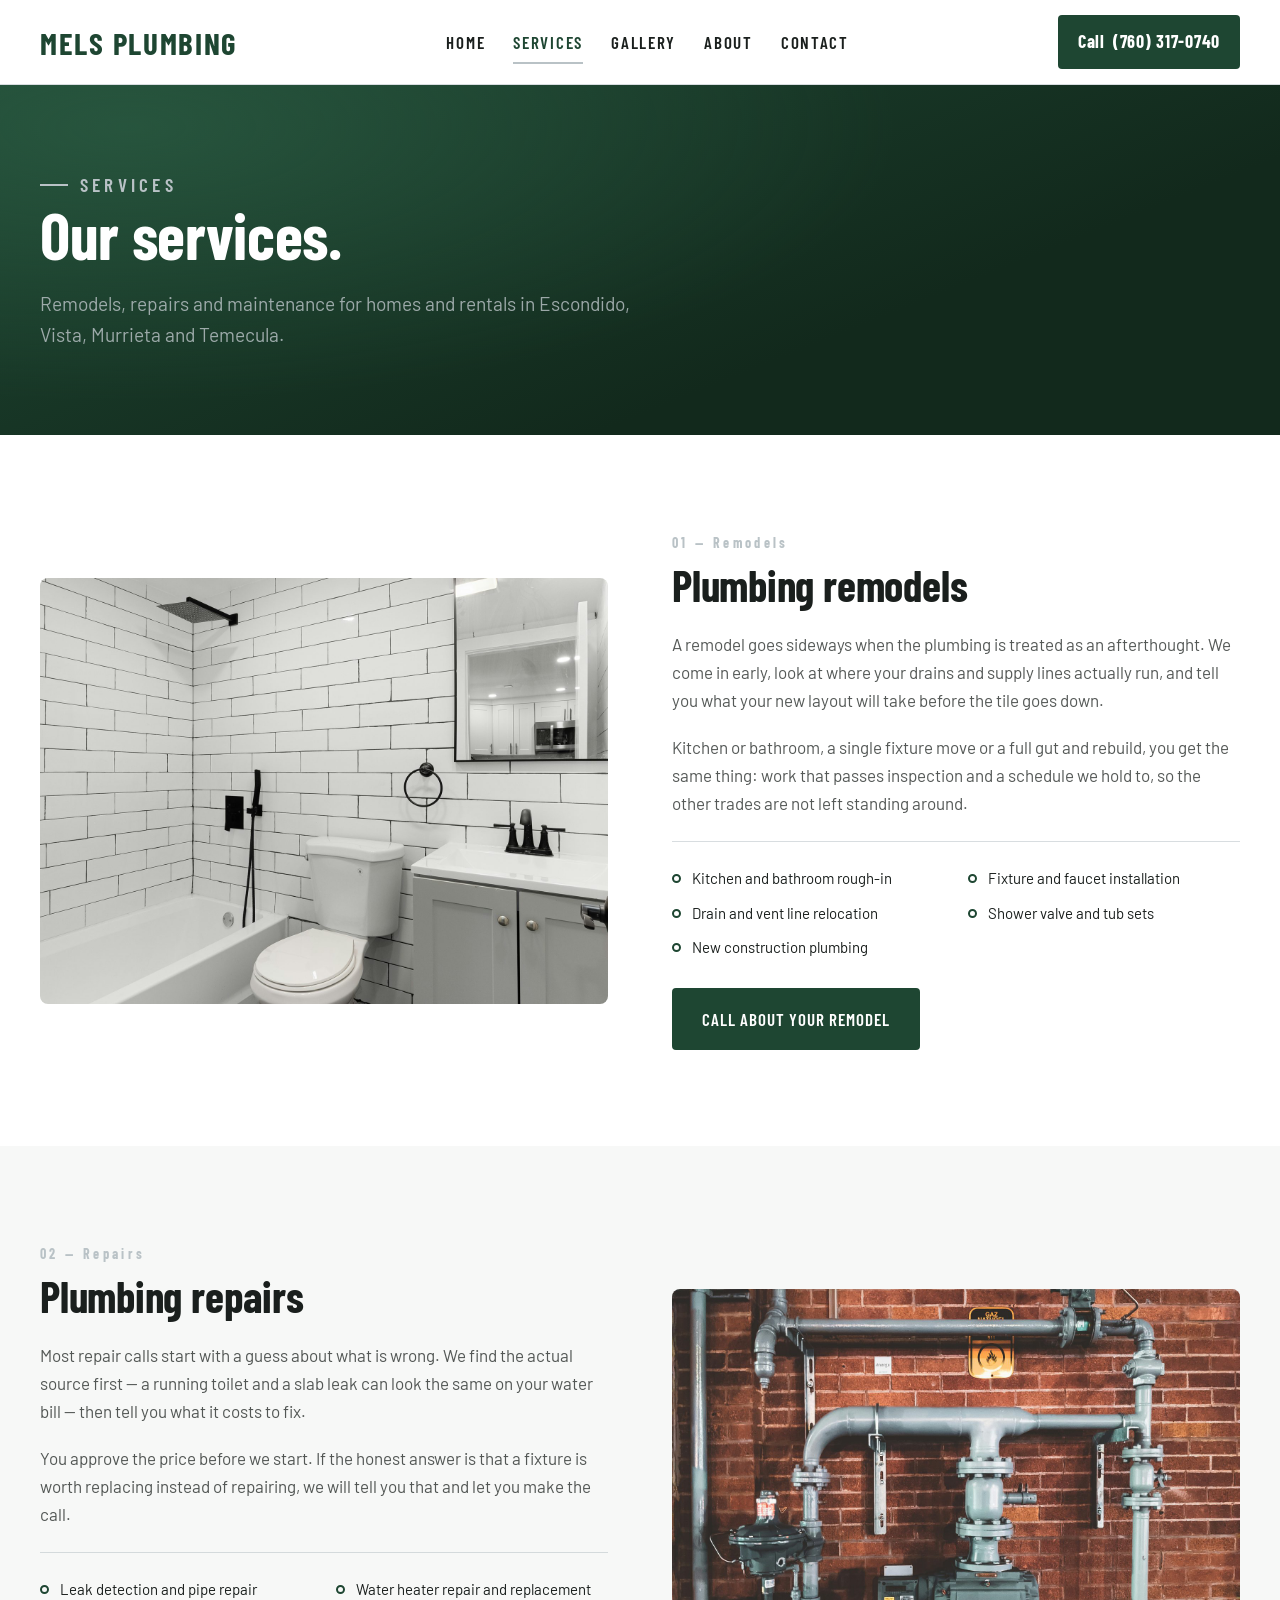
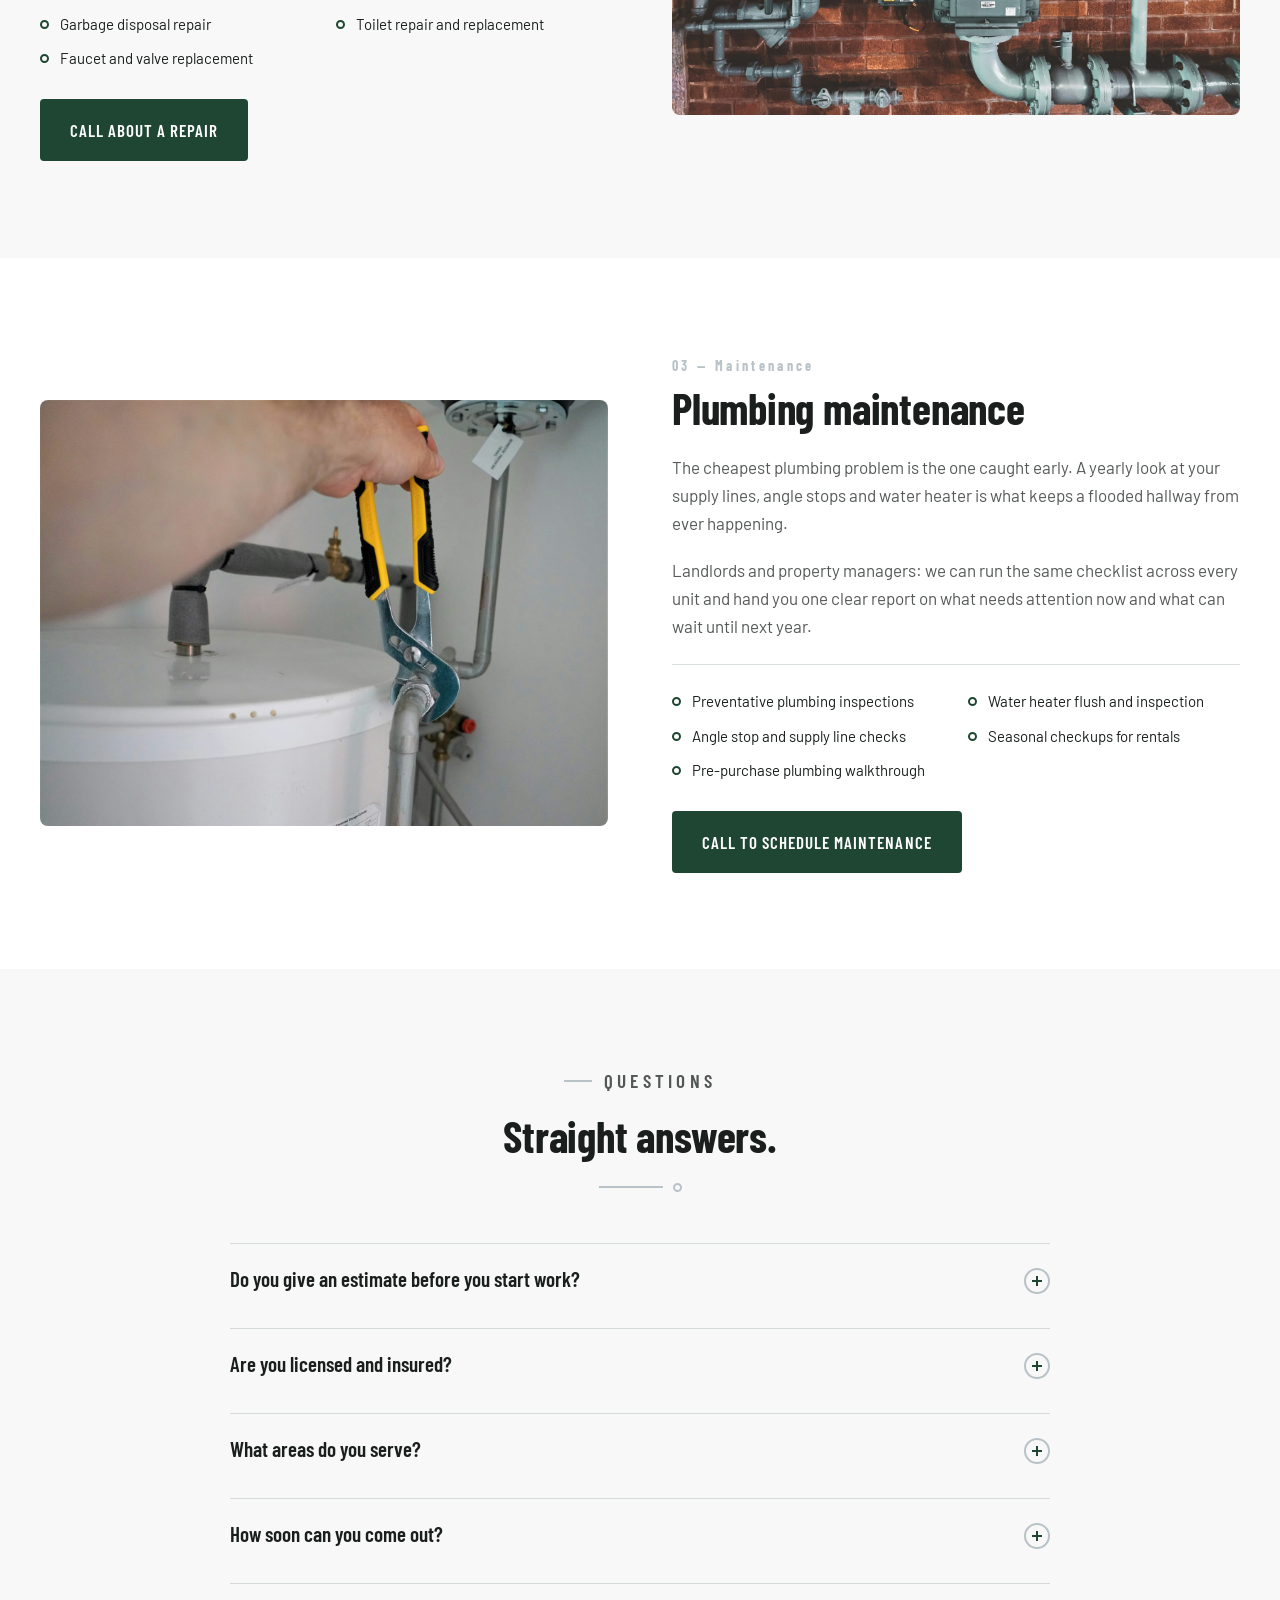
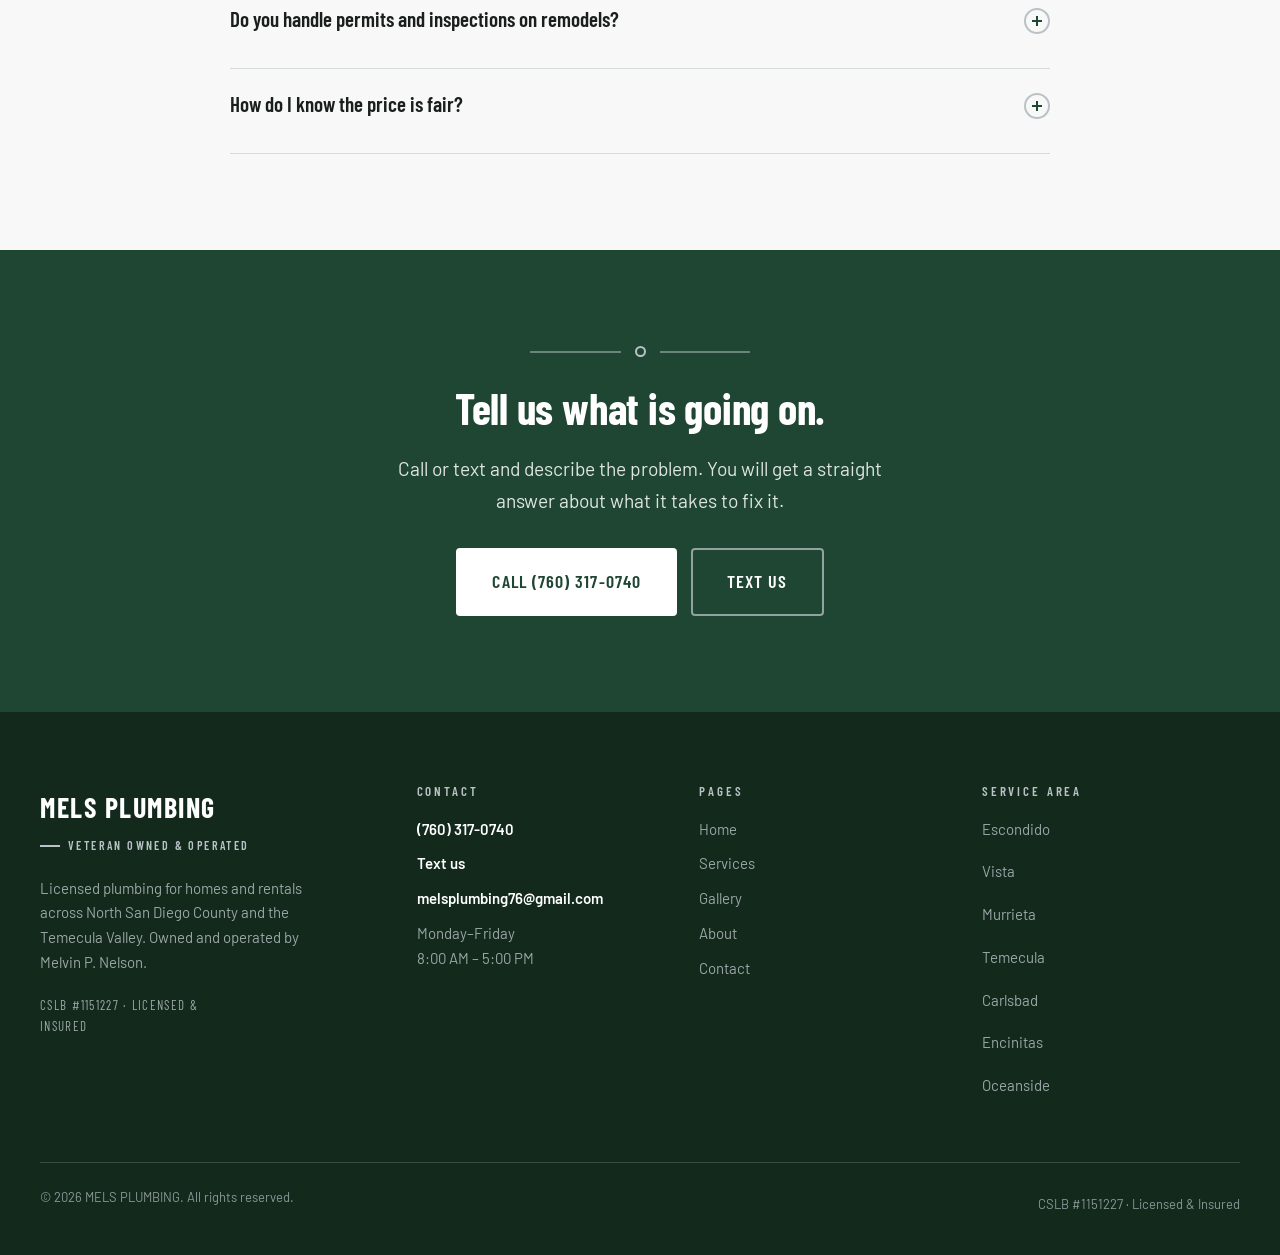
<file: services.html>
<!DOCTYPE html>
<html lang="en">
<head>
<meta charset="utf-8">
<meta name="viewport" content="width=device-width, initial-scale=1">
<title>Plumbing Remodels, Repairs &amp; Maintenance | MELS PLUMBING</title>
<meta name="description" content="Plumbing remodels, repairs and maintenance in Escondido, Vista, Murrieta and Temecula. Licensed, insured and veteran owned — CSLB #1151227. Call (760) 317-0740.">
<meta property="og:title" content="Plumbing Remodels, Repairs &amp; Maintenance | MELS PLUMBING">
<meta property="og:description" content="Remodel rough-in, leak and pipe repair, water heaters and preventative maintenance across North San Diego County and the Temecula Valley.">
<meta property="og:type" content="website">
<meta property="og:site_name" content="MELS PLUMBING">
<meta name="theme-color" content="#1E4632">
<script>document.documentElement.classList.add('js');</script>
<link rel="preconnect" href="https://fonts.googleapis.com">
<link rel="preconnect" href="https://fonts.gstatic.com" crossorigin>
<link href="https://fonts.googleapis.com/css2?family=Barlow+Condensed:wght@600;700&family=Barlow:wght@400;500;600&display=swap" rel="stylesheet">
<link rel="stylesheet" href="css/styles.css">
</head>
<body>
<a class="skip-link" href="#main">Skip to content</a>

<header class="site-header">
  <div class="container header-inner">
    <a class="wordmark" href="index.html">
      <span class="wordmark__name">MELS PLUMBING</span>
    </a>

    <button class="nav-toggle" type="button" aria-expanded="false" aria-controls="primary-nav" aria-label="Open menu">
      <span></span>
    </button>

    <nav class="main-nav" id="primary-nav" aria-label="Main">
      <ul>
        <li><a href="index.html">Home</a></li>
        <li><a href="services.html" aria-current="page">Services</a></li>
        <li><a href="gallery.html">Gallery</a></li>
        <li><a href="about.html">About</a></li>
        <li><a href="contact.html">Contact</a></li>
      </ul>
    </nav>

    <div class="header-cta">
      <a class="header-phone" href="tel:+17603170740" aria-label="Call MELS PLUMBING at (760) 317-0740"><span class="header-phone__label">Call</span><span class="header-phone__num">(760) 317-0740</span></a>
    </div>
  </div>
</header>

<main id="main">

  <section class="page-hero">
    <div class="container">
      <div class="page-hero__inner">
        <p class="eyebrow">Services</p>
        <h1>Our services.</h1>
        <p>Remodels, repairs and maintenance for homes and rentals in Escondido, Vista, Murrieta and Temecula.</p>
      </div>
    </div>
  </section>

  <!-- Remodels -->
  <section class="section" id="remodels">
    <div class="container">
      <div class="service-row">
        <div class="service-row__media reveal">
          <img src="images/service-remodel.jpg" alt="Finished bathroom remodel with white subway tile, a new tub and shower valve, toilet and grey vanity" width="1200" height="900" loading="lazy" decoding="async">
        </div>
        <div class="service-row__body reveal" data-delay="1">
          <span class="service-row__num">01 &mdash; Remodels</span>
          <h2>Plumbing remodels</h2>
          <p>A remodel goes sideways when the plumbing is treated as an afterthought. We come in early, look at where your drains and supply lines actually run, and tell you what your new layout will take before the tile goes down.</p>
          <p>Kitchen or bathroom, a single fixture move or a full gut and rebuild, you get the same thing: work that passes inspection and a schedule we hold to, so the other trades are not left standing around.</p>
          <ul class="task-list">
            <li>Kitchen and bathroom rough-in</li>
            <li>Fixture and faucet installation</li>
            <li>Drain and vent line relocation</li>
            <li>Shower valve and tub sets</li>
            <li>New construction plumbing</li>
          </ul>
          <a class="btn" href="tel:+17603170740">Call about your remodel</a>
        </div>
      </div>
    </div>
  </section>

  <!-- Repairs -->
  <section class="section section--off" id="repairs">
    <div class="container">
      <div class="service-row service-row--flip">
        <div class="service-row__media reveal">
          <img src="images/service-repair.jpg" alt="Steel pipework with valves and a pressure regulator plumbed across a brick wall" width="1200" height="900" loading="lazy" decoding="async">
        </div>
        <div class="service-row__body reveal" data-delay="1">
          <span class="service-row__num">02 &mdash; Repairs</span>
          <h2>Plumbing repairs</h2>
          <p>Most repair calls start with a guess about what is wrong. We find the actual source first — a running toilet and a slab leak can look the same on your water bill — then tell you what it costs to fix.</p>
          <p>You approve the price before we start. If the honest answer is that a fixture is worth replacing instead of repairing, we will tell you that and let you make the call.</p>
          <ul class="task-list">
            <li>Leak detection and pipe repair</li>
            <li>Water heater repair and replacement</li>
            <li>Garbage disposal repair</li>
            <li>Toilet repair and replacement</li>
            <li>Faucet and valve replacement</li>
          </ul>
          <a class="btn" href="tel:+17603170740">Call about a repair</a>
        </div>
      </div>
    </div>
  </section>

  <!-- Maintenance -->
  <section class="section" id="maintenance">
    <div class="container">
      <div class="service-row">
        <div class="service-row__media reveal">
          <img src="images/service-maintenance.jpg" alt="Plumber tightening a water heater supply connection with pliers during a maintenance visit" width="1200" height="900" loading="lazy" decoding="async">
        </div>
        <div class="service-row__body reveal" data-delay="1">
          <span class="service-row__num">03 &mdash; Maintenance</span>
          <h2>Plumbing maintenance</h2>
          <p>The cheapest plumbing problem is the one caught early. A yearly look at your supply lines, angle stops and water heater is what keeps a flooded hallway from ever happening.</p>
          <p>Landlords and property managers: we can run the same checklist across every unit and hand you one clear report on what needs attention now and what can wait until next year.</p>
          <ul class="task-list">
            <li>Preventative plumbing inspections</li>
            <li>Water heater flush and inspection</li>
            <li>Angle stop and supply line checks</li>
            <li>Seasonal checkups for rentals</li>
            <li>Pre-purchase plumbing walkthrough</li>
          </ul>
          <a class="btn" href="tel:+17603170740">Call to schedule maintenance</a>
        </div>
      </div>
    </div>
  </section>

  <!-- FAQ -->
  <section class="section section--off">
    <div class="container container--narrow">
      <div class="section-head section-head--center reveal">
        <p class="eyebrow">Questions</p>
        <h2>Straight answers.</h2>
        <div class="pipe-accent" aria-hidden="true"><span></span><i></i></div>
      </div>

      <div class="faq reveal">
        <div class="faq__item">
          <h3>
            <button class="faq__trigger" type="button" id="faq-1-trigger" aria-expanded="false" aria-controls="faq-1">
              Do you give an estimate before you start work?
              <span class="faq__icon" aria-hidden="true"></span>
            </button>
          </h3>
          <div class="faq__panel" id="faq-1" role="region" aria-labelledby="faq-1-trigger">
            <div class="faq__panel-inner">
              <p>Yes. We look at the job, explain what it needs, and give you a price before any work begins. If we open a wall and find something nobody could have seen from the outside, we stop and talk to you before spending more of your money.</p>
            </div>
          </div>
        </div>

        <div class="faq__item">
          <h3>
            <button class="faq__trigger" type="button" id="faq-2-trigger" aria-expanded="false" aria-controls="faq-2">
              Are you licensed and insured?
              <span class="faq__icon" aria-hidden="true"></span>
            </button>
          </h3>
          <div class="faq__panel" id="faq-2" role="region" aria-labelledby="faq-2-trigger">
            <div class="faq__panel-inner">
              <p>Yes. MELS PLUMBING holds California contractor license CSLB #1151227 and carries insurance. You are welcome to look that number up on the CSLB website before you hire us — we would rather you check.</p>
            </div>
          </div>
        </div>

        <div class="faq__item">
          <h3>
            <button class="faq__trigger" type="button" id="faq-3-trigger" aria-expanded="false" aria-controls="faq-3">
              What areas do you serve?
              <span class="faq__icon" aria-hidden="true"></span>
            </button>
          </h3>
          <div class="faq__panel" id="faq-3" role="region" aria-labelledby="faq-3-trigger">
            <div class="faq__panel-inner">
              <p>Escondido, Vista, Murrieta and Temecula are our core service area, and we are expanding into Carlsbad, Encinitas and Oceanside. If you are just outside that range, call and ask. You will get a yes or a no, not a maybe.</p>
            </div>
          </div>
        </div>

        <div class="faq__item">
          <h3>
            <button class="faq__trigger" type="button" id="faq-4-trigger" aria-expanded="false" aria-controls="faq-4">
              How soon can you come out?
              <span class="faq__icon" aria-hidden="true"></span>
            </button>
          </h3>
          <div class="faq__panel" id="faq-4" role="region" aria-labelledby="faq-4-trigger">
            <div class="faq__panel-inner">
              <p>Call or text in the morning and we will tell you honestly where you fall in the day. Our hours are Monday to Friday, 8:00 AM to 5:00 PM. If we cannot get to you when you actually need it, we will say so instead of leaving you waiting on a plumber who is not coming.</p>
            </div>
          </div>
        </div>

        <div class="faq__item">
          <h3>
            <button class="faq__trigger" type="button" id="faq-5-trigger" aria-expanded="false" aria-controls="faq-5">
              Do you handle permits and inspections on remodels?
              <span class="faq__icon" aria-hidden="true"></span>
            </button>
          </h3>
          <div class="faq__panel" id="faq-5" role="region" aria-labelledby="faq-5-trigger">
            <div class="faq__panel-inner">
              <p>Yes. When your remodel needs a permit, we pull it and meet the inspector. Unpermitted work has a way of surfacing when you refinance or sell the house, so we do it properly the first time.</p>
            </div>
          </div>
        </div>

        <div class="faq__item">
          <h3>
            <button class="faq__trigger" type="button" id="faq-6-trigger" aria-expanded="false" aria-controls="faq-6">
              How do I know the price is fair?
              <span class="faq__icon" aria-hidden="true"></span>
            </button>
          </h3>
          <div class="faq__panel" id="faq-6" role="region" aria-labelledby="faq-6-trigger">
            <div class="faq__panel-inner">
              <p>You get the price in plain language before work starts, with parts and labor laid out separately so you can see exactly what you are paying for. We do not sell repairs you do not need, and when a smaller fix will hold, that is the one we recommend — even though the bigger job pays better.</p>
              <p>Honesty first is not a slogan here. It is the reason most of our work comes from repeat customers and neighbors who were told the truth the first time.</p>
            </div>
          </div>
        </div>
      </div>
    </div>
  </section>

  <!-- CTA -->
  <section class="section cta-band">
    <div class="container container--narrow">
      <div class="pipe-rule reveal" aria-hidden="true"><span></span><i></i><span></span></div>
      <div class="reveal">
        <h2>Tell us what is going on.</h2>
        <p>Call or text and describe the problem. You will get a straight answer about what it takes to fix it.</p>
        <div class="btn-row btn-row--center">
          <a class="btn btn--light btn--lg" href="tel:+17603170740">Call (760) 317-0740</a>
          <a class="btn btn--ghost btn--lg" href="sms:+17603170740">Text us</a>
        </div>
      </div>
    </div>
  </section>

</main>

<footer class="site-footer">
  <div class="container">
    <div class="footer-grid">
      <div class="footer-brand">
        <h2 class="visually-hidden">About MELS PLUMBING</h2>
        <span class="footer-brand__name">MELS PLUMBING</span>
        <span class="footer-brand__tag">Veteran Owned &amp; Operated</span>
        <p>Licensed plumbing for homes and rentals across North San Diego County and the Temecula Valley. Owned and operated by Melvin P. Nelson.</p>
        <p class="footer-license">CSLB #1151227 &middot; Licensed &amp; Insured</p>
      </div>

      <div>
        <h3>Contact</h3>
        <ul class="footer-list footer-contact">
          <li><a href="tel:+17603170740">(760) 317-0740</a></li>
          <li><a href="sms:+17603170740">Text us</a></li>
          <li><a href="mailto:melsplumbing76@gmail.com">melsplumbing76@gmail.com</a></li>
          <li>Monday&ndash;Friday<br>8:00 AM &ndash; 5:00 PM</li>
        </ul>
      </div>

      <div>
        <h3>Pages</h3>
        <ul class="footer-list">
          <li><a href="index.html">Home</a></li>
          <li><a href="services.html">Services</a></li>
          <li><a href="gallery.html">Gallery</a></li>
          <li><a href="about.html">About</a></li>
          <li><a href="contact.html">Contact</a></li>
        </ul>
      </div>

      <div>
        <h3>Service area</h3>
        <ul class="footer-list footer-areas">
          <li>Escondido</li>
          <li>Vista</li>
          <li>Murrieta</li>
          <li>Temecula</li>
          <li>Carlsbad</li>
          <li>Encinitas</li>
          <li>Oceanside</li>
        </ul>
      </div>
    </div>

    <div class="footer-bottom">
      <p>&copy; <span data-year>2026</span> MELS PLUMBING. All rights reserved.</p>
      <p>CSLB #1151227 &middot; Licensed &amp; Insured</p>
    </div>
  </div>
</footer>

<nav class="sticky-bar" aria-label="Quick contact">
  <a href="tel:+17603170740"><span aria-hidden="true">📞</span> Call Now</a>
  <a href="sms:+17603170740"><span aria-hidden="true">💬</span> Text Us</a>
</nav>

<script src="js/main.js" defer></script>
</body>
</html>
</file>
<file: css/styles.css>
/* ==========================================================================
   MELS PLUMBING — styles.css
   Veteran owned & operated · Escondido · Vista · Murrieta · Temecula
   Single stylesheet, no frameworks, no dependencies.
   ========================================================================== */

/* --------------------------------------------------------------------------
   1. Tokens
   -------------------------------------------------------------------------- */
:root {
  /* Palette — nothing outside this list */
  --green-deep: #12291C;
  --green: #1E4632;
  --green-soft: #2E6147;
  --silver: #B9C2C6;
  --off-white: #F7F8F7;
  --white: #FFFFFF;
  --ink: #1A1F1D;

  /* Tints derived from the palette only */
  --ink-soft: rgba(26, 31, 29, 0.74);
  --ink-faint: rgba(26, 31, 29, 0.55);
  --line: rgba(185, 194, 198, 0.55);
  --line-strong: rgba(185, 194, 198, 0.9);
  --silver-on-dark: rgba(185, 194, 198, 0.82);
  --shadow-sm: 0 1px 2px rgba(26, 31, 29, 0.06), 0 6px 18px rgba(26, 31, 29, 0.06);
  --shadow-lg: 0 2px 4px rgba(26, 31, 29, 0.06), 0 18px 44px rgba(26, 31, 29, 0.14);

  /* Type */
  --font-display: "Barlow Condensed", "Arial Narrow", Helvetica, sans-serif;
  --font-body: "Barlow", -apple-system, BlinkMacSystemFont, "Segoe UI", Helvetica, Arial, sans-serif;

  --fs-h1: clamp(2.5rem, 5vw, 4rem);
  --fs-h2: clamp(1.875rem, 3.4vw, 2.75rem);
  --fs-h3: clamp(1.25rem, 1.9vw, 1.5rem);
  --fs-h4: clamp(1.0625rem, 1.4vw, 1.1875rem);
  --fs-lead: clamp(1.0625rem, 1.5vw, 1.25rem);
  --fs-body: 1.0625rem;
  --fs-small: 0.9375rem;
  --fs-label: 0.75rem;

  /* Space */
  --section-y: clamp(3.5rem, 7.5vw, 7rem);
  --gutter: clamp(1.25rem, 5vw, 2.5rem);
  --radius: 4px;
  --radius-lg: 8px;

  /* Motion */
  --ease: cubic-bezier(0.16, 0.84, 0.44, 1);
  --sticky-bar-h: 0px;
}

/* --------------------------------------------------------------------------
   2. Reset & base
   -------------------------------------------------------------------------- */
*,
*::before,
*::after { box-sizing: border-box; }

html {
  -webkit-text-size-adjust: 100%;
  scroll-behavior: smooth;
}

body {
  margin: 0;
  background: var(--white);
  color: var(--ink);
  font-family: var(--font-body);
  font-size: var(--fs-body);
  font-weight: 400;
  line-height: 1.65;
  -webkit-font-smoothing: antialiased;
  text-rendering: optimizeLegibility;
  padding-bottom: var(--sticky-bar-h);
  overflow-x: hidden;
}

img { max-width: 100%; display: block; }

a { color: var(--green); text-decoration-thickness: 1px; text-underline-offset: 3px; }
a:hover { color: var(--green-soft); }

h1, h2, h3, h4 {
  font-family: var(--font-display);
  font-weight: 700;
  line-height: 1.06;
  letter-spacing: -0.005em;
  margin: 0 0 0.5em;
  color: var(--ink);
  text-wrap: balance;
}

h1 { font-size: var(--fs-h1); }
h2 { font-size: var(--fs-h2); }
h3 { font-size: var(--fs-h3); font-weight: 600; line-height: 1.15; }
h4 { font-size: var(--fs-h4); font-weight: 600; font-family: var(--font-body); line-height: 1.3; }

p { margin: 0 0 1.1em; }
p:last-child { margin-bottom: 0; }

ul { margin: 0; padding: 0; }

button { font: inherit; color: inherit; }

:focus-visible {
  outline: 2px solid var(--green);
  outline-offset: 3px;
  border-radius: 2px;
}

.dark :focus-visible,
.site-footer :focus-visible,
.sticky-bar :focus-visible,
.lightbox :focus-visible { outline-color: var(--silver); }

.skip-link {
  position: absolute;
  left: -9999px;
  top: 0;
  z-index: 200;
  background: var(--green);
  color: var(--white);
  padding: 0.75rem 1.25rem;
  font-family: var(--font-display);
  font-weight: 600;
  letter-spacing: 0.08em;
  text-transform: uppercase;
  text-decoration: none;
}
.skip-link:focus {
  left: 0.5rem;
  top: 0.5rem;
  color: var(--white);
}

.visually-hidden {
  position: absolute !important;
  width: 1px; height: 1px;
  padding: 0; margin: -1px;
  overflow: hidden;
  clip: rect(0 0 0 0);
  white-space: nowrap;
  border: 0;
}

/* --------------------------------------------------------------------------
   3. Layout primitives
   -------------------------------------------------------------------------- */
.container {
  width: min(1200px, 100% - (var(--gutter) * 2));
  margin-inline: auto;
}
.container--narrow { width: min(820px, 100% - (var(--gutter) * 2)); }

.section { padding-block: var(--section-y); position: relative; }
.section--tight { padding-block: clamp(2.5rem, 5vw, 4.5rem); }
.section--off { background: var(--off-white); }
.section--dark { background: var(--green-deep); color: var(--white); }
.section--dark h2,
.section--dark h3 { color: var(--white); }

.section-head { max-width: 62ch; margin-bottom: clamp(2rem, 4vw, 3.25rem); }
.section-head--center { margin-inline: auto; text-align: center; }
.section-head p { color: var(--ink-soft); font-size: var(--fs-lead); }
.section--dark .section-head p { color: var(--silver-on-dark); }

/* Small-caps label with a short pipe stub */
.eyebrow {
  display: flex;
  align-items: center;
  gap: 0.75rem;
  font-family: var(--font-display);
  font-weight: 600;
  font-size: var(--fs-label);
  letter-spacing: 0.22em;
  text-transform: uppercase;
  color: var(--green);
  margin: 0 0 1rem;
}
.eyebrow::before {
  content: "";
  width: 28px;
  height: 2px;
  background: var(--silver);
  flex: none;
}
.section-head--center .eyebrow { justify-content: center; }
.section--dark .eyebrow { color: var(--silver); }

/* --------------------------------------------------------------------------
   4. Signature element — the pipe-line motif
   A 2px silver line that routes through the page, turns 90° elbows and
   terminates in valve circles. Decorative only (aria-hidden).
   -------------------------------------------------------------------------- */

/* Horizontal divider: ——o—— */
.pipe-rule {
  display: flex;
  align-items: center;
  gap: 0.875rem;
}
.pipe-rule span {
  flex: 1;
  height: 2px;
  background: var(--line-strong);
}
.pipe-rule i {
  flex: none;
  width: 11px;
  height: 11px;
  border: 2px solid var(--silver);
  border-radius: 50%;
}
.section--dark .pipe-rule span { background: rgba(185, 194, 198, 0.32); }
.section--dark .pipe-rule i { border-color: rgba(185, 194, 198, 0.55); }

/* Short accent under a heading: —o */
.pipe-accent {
  display: flex;
  align-items: center;
  gap: 0.625rem;
  margin: 1.5rem 0 0;
}
.pipe-accent span { width: 64px; height: 2px; background: var(--silver); }
.pipe-accent i {
  width: 9px; height: 9px;
  border: 2px solid var(--silver);
  border-radius: 50%;
}
.section-head--center .pipe-accent { justify-content: center; }

/* Elbow: vertical run turning 90° into a horizontal run */
.pipe-elbow {
  border-left: 2px solid var(--silver);
  border-bottom: 2px solid var(--silver);
  border-bottom-left-radius: 20px;
}

/* Decorative routing behind the stats band */
.pipe-run {
  position: absolute;
  inset: 0;
  pointer-events: none;
  overflow: hidden;
  opacity: 0.4;
}
/* Routed in the outer gutters only, so it never crosses copy */
.pipe-run i { position: absolute; display: block; }
.pipe-run .v {
  top: 0;
  left: 3%;
  width: 2px;
  height: 38%;
  background: var(--silver);
}
.pipe-run .elbow-a {
  top: 38%;
  left: 3%;
  width: 76px;
  height: 26%;
  border-left: 2px solid var(--silver);
  border-bottom: 2px solid var(--silver);
  border-bottom-left-radius: 20px;
}
.pipe-run .valve {
  top: calc(38% - 6px);
  left: calc(3% - 5px);
  width: 12px;
  height: 12px;
  border: 2px solid var(--silver);
  border-radius: 50%;
  background: var(--green-deep);
}
.pipe-run .v-out {
  bottom: 0;
  right: 3%;
  width: 2px;
  height: 46%;
  background: var(--silver);
}

/* --------------------------------------------------------------------------
   5. Buttons
   -------------------------------------------------------------------------- */
.btn {
  display: inline-flex;
  align-items: center;
  justify-content: center;
  gap: 0.5rem;
  padding: 0.9375rem 1.75rem;
  background: var(--green);
  color: var(--white);
  font-family: var(--font-display);
  font-size: 1.0625rem;
  font-weight: 600;
  letter-spacing: 0.06em;
  text-transform: uppercase;
  text-decoration: none;
  border: 2px solid var(--green);
  border-radius: var(--radius);
  cursor: pointer;
  transition: background-color 0.22s var(--ease), border-color 0.22s var(--ease),
              transform 0.22s var(--ease), color 0.22s var(--ease);
}
.btn:hover {
  background: var(--green-soft);
  border-color: var(--green-soft);
  color: var(--white);
  transform: translateY(-2px);
}
.btn:active { transform: translateY(0); }

.btn--ghost {
  background: transparent;
  color: var(--white);
  border-color: rgba(185, 194, 198, 0.75);
}
.btn--ghost:hover {
  background: rgba(185, 194, 198, 0.14);
  border-color: var(--silver);
  color: var(--white);
}

.btn--outline {
  background: transparent;
  color: var(--green);
  border-color: var(--silver);
}
.btn--outline:hover {
  background: var(--green);
  border-color: var(--green);
  color: var(--white);
}

.btn--light { background: var(--white); color: var(--green); border-color: var(--white); }
.btn--light:hover { background: var(--off-white); border-color: var(--off-white); color: var(--green); }

.btn--lg { padding: 1.0625rem 2.125rem; font-size: 1.125rem; }
.btn--block { width: 100%; }

.btn-row {
  display: flex;
  flex-wrap: wrap;
  gap: 0.875rem;
}
.btn-row--center { justify-content: center; }

/* Text link with arrow */
.link-arrow {
  display: inline-flex;
  align-items: center;
  gap: 0.4375rem;
  font-family: var(--font-display);
  font-weight: 600;
  font-size: 1.0625rem;
  letter-spacing: 0.08em;
  text-transform: uppercase;
  text-decoration: none;
  color: var(--green);
}
.link-arrow span { transition: transform 0.25s var(--ease); }
.link-arrow:hover span { transform: translateX(5px); }

/* --------------------------------------------------------------------------
   6. Header
   -------------------------------------------------------------------------- */
.site-header {
  position: sticky;
  top: 0;
  z-index: 90;
  background: var(--white);
  border-bottom: 1px solid var(--line);
}

.header-inner {
  display: flex;
  align-items: center;
  justify-content: space-between;
  gap: 1.5rem;
  min-height: 84px;
  padding-block: 0.75rem;
}

.wordmark {
  display: block;
  text-decoration: none;
  color: var(--ink);
  line-height: 1;
  flex: none;
}
.wordmark__name {
  display: block;
  font-family: var(--font-display);
  font-weight: 700;
  font-size: clamp(1.5rem, 3.4vw, 1.9375rem);
  letter-spacing: 0.055em;
  color: var(--green);
  text-transform: uppercase;
}
.wordmark:hover .wordmark__name { color: var(--green-soft); }

.main-nav ul {
  display: flex;
  align-items: center;
  gap: clamp(1rem, 2.2vw, 2rem);
  list-style: none;
}
.main-nav a {
  display: block;
  padding: 0.375rem 0;
  font-family: var(--font-display);
  font-weight: 600;
  font-size: 1.0625rem;
  letter-spacing: 0.1em;
  text-transform: uppercase;
  text-decoration: none;
  color: var(--ink);
  position: relative;
}
.main-nav a::after {
  content: "";
  position: absolute;
  left: 0;
  bottom: -2px;
  width: 0;
  height: 2px;
  background: var(--green);
  transition: width 0.25s var(--ease);
}
.main-nav a:hover { color: var(--green); }
.main-nav a:hover::after { width: 100%; }
.main-nav a[aria-current="page"] { color: var(--green); }
.main-nav a[aria-current="page"]::after { width: 100%; background: var(--silver); }

.header-cta { flex: none; }
.header-phone {
  display: inline-flex;
  align-items: center;
  gap: 0.5rem;
  padding: 0.75rem 1.25rem;
  background: var(--green);
  color: var(--white);
  font-family: var(--font-display);
  font-weight: 700;
  font-size: 1.125rem;
  letter-spacing: 0.04em;
  text-decoration: none;
  border-radius: var(--radius);
  white-space: nowrap;
  transition: background-color 0.22s var(--ease);
}
.header-phone:hover { background: var(--green-soft); color: var(--white); }

.nav-toggle {
  display: none;
  width: 46px;
  height: 46px;
  padding: 0;
  background: transparent;
  border: 1px solid var(--line-strong);
  border-radius: var(--radius);
  cursor: pointer;
  align-items: center;
  justify-content: center;
  flex: none;
}
.nav-toggle span {
  position: relative;
  display: block;
  width: 20px;
  height: 2px;
  background: var(--green);
  transition: background-color 0.2s var(--ease);
}
.nav-toggle span::before,
.nav-toggle span::after {
  content: "";
  position: absolute;
  left: 0;
  width: 20px;
  height: 2px;
  background: var(--green);
  transition: transform 0.28s var(--ease), top 0.28s var(--ease);
}
.nav-toggle span::before { top: -6px; }
.nav-toggle span::after { top: 6px; }
.nav-toggle[aria-expanded="true"] span { background: transparent; }
.nav-toggle[aria-expanded="true"] span::before { top: 0; transform: rotate(45deg); }
.nav-toggle[aria-expanded="true"] span::after { top: 0; transform: rotate(-45deg); }

/* --------------------------------------------------------------------------
   7. Hero (home)
   -------------------------------------------------------------------------- */
/* Solid green — no photo. Depth comes from a soft green-soft glow behind the
   headline over a diagonal green to green-deep fall-off. */
.hero {
  position: relative;
  background:
    radial-gradient(105% 90% at 12% 18%, rgba(46, 97, 71, 0.75) 0%, rgba(46, 97, 71, 0) 58%),
    linear-gradient(158deg, var(--green) 0%, var(--green-deep) 62%, var(--green-deep) 100%);
  color: var(--white);
  overflow: hidden;
}
.hero__inner {
  position: relative;
  padding-block: clamp(4rem, 11vw, 8.5rem);
  max-width: 47rem;
}
.hero h1 { color: var(--white); margin-bottom: 0.375em; }
.hero__lead {
  font-size: var(--fs-lead);
  color: var(--silver-on-dark);
  max-width: 40rem;
  margin-bottom: 2rem;
}
.hero .eyebrow { color: var(--silver); }

/* Slim page hero (interior pages) — same solid-green treatment, shallower */
.page-hero {
  position: relative;
  background:
    radial-gradient(100% 130% at 10% 12%, rgba(46, 97, 71, 0.6) 0%, rgba(46, 97, 71, 0) 60%),
    linear-gradient(158deg, var(--green) 0%, var(--green-deep) 68%);
  color: var(--white);
  overflow: hidden;
}
.page-hero__inner {
  position: relative;
  padding-block: clamp(3rem, 7vw, 5.25rem);
  max-width: 46rem;
}
.page-hero h1 { color: var(--white); margin-bottom: 0.3em; }
.page-hero p {
  color: var(--silver-on-dark);
  font-size: var(--fs-lead);
  max-width: 38rem;
  margin: 0;
}
.page-hero .eyebrow { color: var(--silver); }

/* --------------------------------------------------------------------------
   8. Trust strip
   -------------------------------------------------------------------------- */
.trust-strip {
  background: var(--green);
  color: var(--white);
}
.trust-strip ul {
  list-style: none;
  display: flex;
  flex-wrap: wrap;
  align-items: center;
  justify-content: center;
  gap: 0.5rem clamp(1rem, 3.5vw, 2.75rem);
  padding-block: 1.125rem;
}
.trust-strip li {
  display: flex;
  align-items: center;
  gap: 0.5rem;
  font-family: var(--font-display);
  font-weight: 600;
  font-size: 0.9375rem;
  letter-spacing: 0.16em;
  text-transform: uppercase;
  color: var(--white);
}
.trust-strip li + li::before {
  content: "";
  width: 6px;
  height: 6px;
  border: 1px solid var(--silver);
  border-radius: 50%;
  margin-right: 0.5rem;
  flex: none;
}
.trust-strip .star { color: var(--silver); font-size: 1rem; line-height: 1; }

/* --------------------------------------------------------------------------
   9. Cards — services preview
   -------------------------------------------------------------------------- */
.card-grid {
  display: grid;
  grid-template-columns: repeat(auto-fit, minmax(min(100%, 290px), 1fr));
  gap: clamp(1.25rem, 2.5vw, 2rem);
}

.card {
  display: flex;
  flex-direction: column;
  background: var(--white);
  border: 1px solid var(--line);
  border-radius: var(--radius-lg);
  overflow: hidden;
  transition: transform 0.3s var(--ease), box-shadow 0.3s var(--ease), border-color 0.3s var(--ease);
}
.card:hover {
  transform: translateY(-6px);
  box-shadow: var(--shadow-lg);
  border-color: var(--silver);
}
.card__media {
  background: var(--silver);
  aspect-ratio: 4 / 3;
  overflow: hidden;
}
.card__media img {
  width: 100%;
  height: 100%;
  object-fit: cover;
  transition: transform 0.5s var(--ease);
}
.card:hover .card__media img { transform: scale(1.04); }
.card__body {
  padding: clamp(1.375rem, 2.4vw, 1.875rem);
  display: flex;
  flex-direction: column;
  flex: 1;
  gap: 0.875rem;
}
.card__body h3 { margin: 0; }
.card__body p { color: var(--ink-soft); margin: 0; }
.card__body .link-arrow { margin-top: auto; padding-top: 0.375rem; }

/* --------------------------------------------------------------------------
   10. Why MELS band + stat counters
   -------------------------------------------------------------------------- */
.why { position: relative; overflow: hidden; }
.why__inner { position: relative; z-index: 1; }
.why__intro { max-width: 54ch; margin-bottom: clamp(2.5rem, 5vw, 3.75rem); }
.why__intro p { color: var(--silver-on-dark); font-size: var(--fs-lead); }

.stats {
  display: grid;
  grid-template-columns: repeat(auto-fit, minmax(min(100%, 200px), 1fr));
  gap: clamp(1.75rem, 3.5vw, 2.5rem);
  list-style: none;
  border-top: 2px solid rgba(185, 194, 198, 0.35);
  padding-top: clamp(2rem, 4vw, 3rem);
}
.stat__value {
  display: block;
  font-family: var(--font-display);
  font-weight: 700;
  font-size: clamp(2.25rem, 4.4vw, 3.25rem);
  line-height: 1;
  color: var(--white);
  letter-spacing: -0.01em;
}
.stat__value--star { color: var(--silver); }
.stat__label {
  display: block;
  margin-top: 0.75rem;
  font-family: var(--font-display);
  font-weight: 600;
  font-size: 0.875rem;
  letter-spacing: 0.18em;
  text-transform: uppercase;
  color: var(--silver-on-dark);
}

/* --------------------------------------------------------------------------
   11. Service areas
   -------------------------------------------------------------------------- */
.areas {
  display: grid;
  grid-template-columns: repeat(auto-fit, minmax(min(100%, 300px), 1fr));
  gap: clamp(2rem, 4vw, 3.5rem);
}
.areas__group h3 { margin-bottom: 0.25rem; }
.areas__note {
  color: var(--ink-faint);
  font-size: var(--fs-small);
  margin-bottom: 1.25rem;
}
.chips {
  display: flex;
  flex-wrap: wrap;
  gap: 0.625rem;
  list-style: none;
}
.chip {
  display: inline-flex;
  align-items: center;
  padding: 0.5rem 1.0625rem;
  border: 1px solid var(--silver);
  border-radius: 999px;
  background: var(--white);
  font-family: var(--font-display);
  font-weight: 600;
  font-size: 1rem;
  letter-spacing: 0.09em;
  text-transform: uppercase;
  color: var(--ink);
}
.chip--primary {
  background: var(--green);
  border-color: var(--green);
  color: var(--white);
}
.section--dark .chip { background: transparent; color: var(--white); border-color: rgba(185, 194, 198, 0.5); }

/* --------------------------------------------------------------------------
   12. Gallery teaser + gallery grid + lightbox
   -------------------------------------------------------------------------- */
.teaser-grid {
  display: grid;
  grid-template-columns: repeat(auto-fit, minmax(min(100%, 260px), 1fr));
  gap: clamp(1rem, 2vw, 1.5rem);
  margin-bottom: clamp(2rem, 4vw, 2.75rem);
}
.teaser-grid figure {
  margin: 0;
  background: var(--silver);
  border-radius: var(--radius-lg);
  overflow: hidden;
  aspect-ratio: 3 / 4;
}
.teaser-grid img {
  width: 100%;
  height: 100%;
  object-fit: cover;
  transition: transform 0.5s var(--ease);
}
.teaser-grid figure:hover img { transform: scale(1.05); }

.gallery-grid {
  display: grid;
  gap: clamp(0.875rem, 1.6vw, 1.25rem);
  grid-template-columns: 1fr;
  list-style: none;
}
.gallery-item { margin: 0; }
.gallery-item button {
  display: block;
  width: 100%;
  height: 100%;
  padding: 0;
  border: 0;
  background: var(--silver);
  border-radius: var(--radius-lg);
  overflow: hidden;
  cursor: zoom-in;
  position: relative;
}
/* Portrait tiles — the client's job photos are all shot on a phone in portrait,
   so cropping them to landscape threw away the top and bottom of every one. */
.gallery-item img {
  width: 100%;
  height: 100%;
  object-fit: cover;
  aspect-ratio: 3 / 4;
  transition: transform 0.5s var(--ease), opacity 0.3s var(--ease);
}
.gallery-item button:hover img { transform: scale(1.045); opacity: 0.92; }

.gallery-note {
  margin-top: clamp(1.75rem, 3vw, 2.5rem);
  color: var(--ink-faint);
  font-size: var(--fs-small);
  text-align: center;
}

.lightbox {
  position: fixed;
  inset: 0;
  z-index: 200;
  display: none;
  align-items: center;
  justify-content: center;
  padding: clamp(1rem, 4vw, 3rem);
  background: rgba(18, 41, 28, 0.95);
}
.lightbox[open],
.lightbox.is-open { display: flex; }
.lightbox__figure {
  margin: 0;
  max-width: min(1100px, 100%);
  max-height: 100%;
  display: flex;
  flex-direction: column;
  gap: 1rem;
  align-items: center;
}
.lightbox__figure img {
  max-width: 100%;
  max-height: 74vh;
  width: auto;
  object-fit: contain;
  border-radius: var(--radius);
  background: var(--silver);
}
.lightbox__caption {
  color: var(--silver-on-dark);
  font-size: var(--fs-small);
  text-align: center;
  font-family: var(--font-display);
  letter-spacing: 0.1em;
  text-transform: uppercase;
}
.lightbox__btn {
  position: absolute;
  display: inline-flex;
  align-items: center;
  justify-content: center;
  width: 52px;
  height: 52px;
  background: transparent;
  border: 2px solid rgba(185, 194, 198, 0.55);
  border-radius: 50%;
  color: var(--white);
  font-size: 1.5rem;
  line-height: 1;
  cursor: pointer;
  transition: background-color 0.2s var(--ease), border-color 0.2s var(--ease);
}
.lightbox__btn:hover { background: rgba(185, 194, 198, 0.18); border-color: var(--silver); }
.lightbox__close { top: clamp(0.75rem, 2vw, 1.75rem); right: clamp(0.75rem, 2vw, 1.75rem); }
.lightbox__prev { left: clamp(0.5rem, 2vw, 2rem); top: 50%; transform: translateY(-50%); }
.lightbox__next { right: clamp(0.5rem, 2vw, 2rem); top: 50%; transform: translateY(-50%); }

/* --------------------------------------------------------------------------
   13. CTA band
   -------------------------------------------------------------------------- */
.cta-band {
  background: var(--green);
  color: var(--white);
  text-align: center;
  position: relative;
  overflow: hidden;
}
.cta-band h2 { color: var(--white); max-width: 20ch; margin-inline: auto; }
.cta-band p {
  color: rgba(255, 255, 255, 0.86);
  font-size: var(--fs-lead);
  max-width: 46ch;
  margin: 0 auto 2rem;
}
.cta-band .pipe-rule { max-width: 220px; margin: 0 auto 1.75rem; }
.cta-band .pipe-rule span { background: rgba(185, 194, 198, 0.5); }

/* --------------------------------------------------------------------------
   14. Services page — alternating rows
   -------------------------------------------------------------------------- */
.service-row {
  display: grid;
  grid-template-columns: 1fr;
  gap: clamp(1.75rem, 4vw, 3.5rem);
  align-items: center;
}
.service-row + .service-row { margin-top: clamp(3.5rem, 7vw, 6rem); }
.service-row__media {
  background: var(--silver);
  border-radius: var(--radius-lg);
  overflow: hidden;
  aspect-ratio: 4 / 3;
}
.service-row__media img { width: 100%; height: 100%; object-fit: cover; }
.service-row__body p { color: var(--ink-soft); }
.service-row__num {
  font-family: var(--font-display);
  font-weight: 700;
  font-size: 0.875rem;
  letter-spacing: 0.24em;
  color: var(--silver);
  display: block;
  margin-bottom: 0.5rem;
}

.task-list {
  list-style: none;
  display: grid;
  grid-template-columns: repeat(auto-fit, minmax(min(100%, 230px), 1fr));
  gap: 0.625rem 1.5rem;
  margin: 1.5rem 0 1.75rem;
  padding-top: 1.5rem;
  border-top: 1px solid var(--line);
}
.task-list li {
  display: flex;
  align-items: flex-start;
  gap: 0.6875rem;
  font-size: var(--fs-small);
  color: var(--ink);
}
.task-list li::before {
  content: "";
  flex: none;
  width: 9px;
  height: 9px;
  margin-top: 0.5rem;
  border: 2px solid var(--green);
  border-radius: 50%;
}

/* --------------------------------------------------------------------------
   15. FAQ accordion
   -------------------------------------------------------------------------- */
.faq { border-top: 1px solid var(--line); }
.faq__item { border-bottom: 1px solid var(--line); }
.faq__trigger {
  display: flex;
  align-items: flex-start;
  justify-content: space-between;
  gap: 1.5rem;
  width: 100%;
  padding: 1.375rem 0;
  background: transparent;
  border: 0;
  text-align: left;
  cursor: pointer;
  font-family: var(--font-display);
  font-weight: 600;
  font-size: clamp(1.125rem, 1.8vw, 1.3125rem);
  line-height: 1.25;
  color: var(--ink);
  transition: color 0.2s var(--ease);
}
.faq__trigger:hover { color: var(--green); }
.faq__icon {
  position: relative;
  flex: none;
  width: 26px;
  height: 26px;
  margin-top: 0.125rem;
  border: 2px solid var(--silver);
  border-radius: 50%;
  transition: border-color 0.25s var(--ease), background-color 0.25s var(--ease);
}
.faq__icon::before,
.faq__icon::after {
  content: "";
  position: absolute;
  top: 50%;
  left: 50%;
  width: 10px;
  height: 2px;
  background: var(--green);
  transform: translate(-50%, -50%);
  transition: transform 0.28s var(--ease), background-color 0.25s var(--ease);
}
.faq__icon::after { transform: translate(-50%, -50%) rotate(90deg); }
.faq__trigger[aria-expanded="true"] .faq__icon { background: var(--green); border-color: var(--green); }
.faq__trigger[aria-expanded="true"] .faq__icon::before,
.faq__trigger[aria-expanded="true"] .faq__icon::after { background: var(--white); }
.faq__trigger[aria-expanded="true"] .faq__icon::after { transform: translate(-50%, -50%) rotate(0deg); }

/* Collapsed only when JS can open it again — no JS means all answers readable */
.faq__panel { overflow: hidden; }
.js .faq__panel {
  height: 0;
  transition: height 0.32s var(--ease);
}
.faq__panel-inner {
  padding: 0 0 1.5rem;
  max-width: 68ch;
  color: var(--ink-soft);
}

/* --------------------------------------------------------------------------
   16. About page
   -------------------------------------------------------------------------- */
.story {
  display: grid;
  grid-template-columns: 1fr;
  gap: clamp(2rem, 4vw, 3.5rem);
  align-items: start;
}
.story__body p { color: var(--ink-soft); }
.story__body p:first-of-type {
  font-size: var(--fs-lead);
  color: var(--ink);
}
.story__aside {
  background: var(--off-white);
  border: 1px solid var(--line);
  border-radius: var(--radius-lg);
  padding: clamp(1.5rem, 3vw, 2.25rem);
}
.story__aside h3 { font-size: 1.1875rem; }
.spec-list { list-style: none; display: grid; gap: 1rem; }
.spec-list dt,
.spec-list__label {
  font-family: var(--font-display);
  font-weight: 600;
  font-size: 0.75rem;
  letter-spacing: 0.2em;
  text-transform: uppercase;
  color: var(--ink-faint);
}
.spec-list__value { display: block; font-weight: 500; }
.spec-list li + li { border-top: 1px solid var(--line); padding-top: 1rem; }

.value-card {
  background: var(--white);
  border: 1px solid var(--line);
  border-radius: var(--radius-lg);
  padding: clamp(1.5rem, 3vw, 2.125rem);
  transition: transform 0.3s var(--ease), box-shadow 0.3s var(--ease), border-color 0.3s var(--ease);
}
.value-card:hover {
  transform: translateY(-6px);
  box-shadow: var(--shadow-lg);
  border-color: var(--silver);
}
.value-card h3 { margin-bottom: 0.5rem; }
.value-card p { color: var(--ink-soft); margin: 0; }
.value-card__mark {
  display: flex;
  align-items: center;
  gap: 0.5rem;
  margin-bottom: 1.125rem;
}
.value-card__mark span { width: 34px; height: 2px; background: var(--green); }
.value-card__mark i {
  width: 10px; height: 10px;
  border: 2px solid var(--green);
  border-radius: 50%;
}

/* --------------------------------------------------------------------------
   17. Contact page
   -------------------------------------------------------------------------- */
.contact-grid {
  display: grid;
  grid-template-columns: 1fr;
  gap: clamp(1.25rem, 2.5vw, 1.75rem);
}
.contact-card {
  display: flex;
  flex-direction: column;
  gap: 0.5rem;
  padding: clamp(1.75rem, 3.4vw, 2.5rem);
  background: var(--white);
  border: 1px solid var(--line);
  border-radius: var(--radius-lg);
  text-decoration: none;
  color: var(--ink);
  transition: transform 0.3s var(--ease), box-shadow 0.3s var(--ease), border-color 0.3s var(--ease);
}
.contact-card:hover {
  transform: translateY(-6px);
  box-shadow: var(--shadow-lg);
  border-color: var(--silver);
  color: var(--ink);
}
.contact-card__label {
  font-family: var(--font-display);
  font-weight: 600;
  font-size: var(--fs-label);
  letter-spacing: 0.22em;
  text-transform: uppercase;
  color: var(--ink-faint);
}
.contact-card__value {
  font-family: var(--font-display);
  font-weight: 700;
  font-size: clamp(1.5rem, 3vw, 2rem);
  line-height: 1.1;
  color: var(--green);
  word-break: break-word;
}
.contact-card__note { color: var(--ink-soft); font-size: var(--fs-small); margin: 0; }

.contact-card--primary {
  background: var(--green);
  border-color: var(--green);
  color: var(--white);
}
.contact-card--primary:hover { background: var(--green-soft); border-color: var(--green-soft); color: var(--white); }
.contact-card--primary .contact-card__label { color: var(--silver); }
.contact-card--primary .contact-card__value { color: var(--white); font-size: clamp(1.875rem, 4.4vw, 2.75rem); }
.contact-card--primary .contact-card__note { color: rgba(255, 255, 255, 0.85); }

.hours-block {
  background: var(--off-white);
  border: 1px solid var(--line);
  border-radius: var(--radius-lg);
  padding: clamp(1.5rem, 3vw, 2.25rem);
}
.hours-block h2 { font-size: 1.25rem; margin-bottom: 1.125rem; }
.hours-list { list-style: none; display: grid; gap: 0.75rem; }
.hours-list li {
  display: flex;
  justify-content: space-between;
  gap: 1rem;
  padding-bottom: 0.75rem;
  border-bottom: 1px solid var(--line);
  font-size: var(--fs-small);
}
.hours-list li:last-child { border-bottom: 0; padding-bottom: 0; }
.hours-list strong { font-family: var(--font-display); font-weight: 600; letter-spacing: 0.06em; }
.hours-list span { color: var(--ink-faint); }

/* --------------------------------------------------------------------------
   18. Footer
   -------------------------------------------------------------------------- */
.site-footer {
  background: var(--green-deep);
  color: var(--silver-on-dark);
  padding-top: clamp(3rem, 6vw, 4.5rem);
  font-size: var(--fs-small);
}
.footer-grid {
  display: grid;
  grid-template-columns: 1fr;
  gap: clamp(2rem, 4vw, 3rem);
  padding-bottom: clamp(2.5rem, 5vw, 3.5rem);
}
.site-footer h2,
.site-footer h3 {
  font-family: var(--font-display);
  font-size: 0.8125rem;
  font-weight: 600;
  letter-spacing: 0.22em;
  text-transform: uppercase;
  color: var(--silver);
  margin-bottom: 1.125rem;
}
.footer-brand__name {
  display: block;
  font-family: var(--font-display);
  font-weight: 700;
  font-size: 1.75rem;
  letter-spacing: 0.055em;
  color: var(--white);
  text-transform: uppercase;
  margin-bottom: 0.375rem;
}
.footer-brand__tag {
  display: flex;
  align-items: center;
  gap: 0.5rem;
  font-family: var(--font-display);
  font-weight: 600;
  font-size: 0.75rem;
  letter-spacing: 0.2em;
  text-transform: uppercase;
  color: var(--silver);
  margin-bottom: 1.25rem;
}
.footer-brand__tag::before { content: ""; width: 20px; height: 2px; background: var(--silver); }
.footer-brand p { color: var(--silver-on-dark); max-width: 34ch; }
.footer-license {
  margin-top: 1.25rem;
  font-family: var(--font-display);
  letter-spacing: 0.1em;
  text-transform: uppercase;
  font-size: 0.8125rem;
  color: var(--silver);
}

.footer-list { list-style: none; display: grid; gap: 0.625rem; }
.footer-list a { color: var(--silver-on-dark); text-decoration: none; }
.footer-list a:hover { color: var(--white); text-decoration: underline; }
.footer-contact a { color: var(--white); font-weight: 600; text-decoration: none; }
.footer-contact a:hover { color: var(--silver); text-decoration: underline; }
.footer-areas { columns: 2; column-gap: 1.5rem; list-style: none; }
.footer-areas li { margin-bottom: 0.5rem; break-inside: avoid; }

.footer-bottom {
  border-top: 1px solid rgba(185, 194, 198, 0.22);
  padding-block: 1.5rem clamp(1.5rem, 3vw, 2rem);
  display: flex;
  flex-wrap: wrap;
  gap: 0.75rem 1.5rem;
  justify-content: space-between;
  align-items: center;
  font-size: 0.8125rem;
  color: rgba(185, 194, 198, 0.72);
}

/* --------------------------------------------------------------------------
   19. Sticky mobile call/text bar
   -------------------------------------------------------------------------- */
.sticky-bar {
  position: fixed;
  left: 0;
  right: 0;
  bottom: 0;
  z-index: 150;
  display: none;
  gap: 1px;
  background: rgba(185, 194, 198, 0.28);
  padding-bottom: env(safe-area-inset-bottom, 0px);
  box-shadow: 0 -6px 20px rgba(26, 31, 29, 0.22);
}
.sticky-bar a {
  flex: 1 1 50%;
  display: inline-flex;
  align-items: center;
  justify-content: center;
  gap: 0.5rem;
  padding: 1rem 0.5rem;
  background: var(--green-deep);
  color: var(--white);
  font-family: var(--font-display);
  font-weight: 600;
  font-size: 1.0625rem;
  letter-spacing: 0.1em;
  text-transform: uppercase;
  text-decoration: none;
}
.sticky-bar a:active { background: var(--green); color: var(--white); }

/* --------------------------------------------------------------------------
   20. Scroll reveal
   -------------------------------------------------------------------------- */
/* Hidden only when JS is running, so a failed script never hides content */
.js .reveal {
  opacity: 0;
  transform: translateY(20px);
  transition: opacity 0.7s var(--ease), transform 0.7s var(--ease);
  will-change: opacity, transform;
}
.js .reveal.is-visible { opacity: 1; transform: none; }
.js .reveal[data-delay="1"] { transition-delay: 0.09s; }
.js .reveal[data-delay="2"] { transition-delay: 0.18s; }
.js .reveal[data-delay="3"] { transition-delay: 0.27s; }

/* --------------------------------------------------------------------------
   21. Responsive
   -------------------------------------------------------------------------- */
@media (min-width: 620px) {
  .contact-grid { grid-template-columns: repeat(2, 1fr); }
  .contact-card--primary { grid-column: 1 / -1; }
  /* Five tiles on a 6-column track: two half-width on top, three thirds below,
     so both rows fill exactly with no trailing gap. */
  .gallery-grid { grid-template-columns: repeat(6, 1fr); }
  .gallery-item:nth-child(1),
  .gallery-item:nth-child(2) { grid-column: span 3; }
  .gallery-item:nth-child(3),
  .gallery-item:nth-child(4),
  .gallery-item:nth-child(5) { grid-column: span 2; }
}

@media (min-width: 860px) {
  .service-row { grid-template-columns: 1fr 1fr; gap: clamp(2.5rem, 5vw, 4.5rem); }
  .service-row--flip .service-row__media { order: 2; }
  .story { grid-template-columns: 1.6fr 1fr; }
  .footer-grid { grid-template-columns: 1.4fr 1fr 1fr 1.1fr; }
  .contact-grid { grid-template-columns: repeat(3, 1fr); }
  .contact-card--primary { grid-column: 1 / -1; }
}

/* Mobile navigation + sticky bar */
@media (max-width: 900px) {
  .nav-toggle { display: inline-flex; }
  .header-inner { min-height: 72px; }
  .main-nav {
    position: absolute;
    left: 0;
    right: 0;
    top: 100%;
    background: var(--white);
    border-bottom: 1px solid var(--line);
    box-shadow: var(--shadow-lg);
    display: none;
  }
  .main-nav.is-open { display: block; }
  .main-nav ul {
    flex-direction: column;
    align-items: stretch;
    gap: 0;
    padding: 0.5rem var(--gutter) 1.25rem;
  }
  .main-nav li { border-bottom: 1px solid var(--line); }
  .main-nav li:last-child { border-bottom: 0; }
  .main-nav a { padding: 0.9375rem 0; font-size: 1.1875rem; }
  .main-nav a::after { display: none; }
  .header-cta .header-phone {
    font-size: 1rem;
    padding: 0.625rem 0.9375rem;
  }
}

@media (max-width: 768px) {
  :root { --sticky-bar-h: 68px; }
  .sticky-bar { display: flex; }
  .hero__inner { padding-block: clamp(3.5rem, 14vw, 5rem); }
  .footer-bottom { padding-bottom: 2rem; }
}

@media (max-width: 560px) {
  /* Wordmark + hamburger + call button have to share 375px */
  .header-inner { gap: 0.5rem; }
  .wordmark__name { font-size: 1.3125rem; }
  .nav-toggle { width: 42px; height: 42px; }
  .header-phone { font-size: 0.9375rem; padding: 0.5rem 0.8125rem; }
  .header-phone__label { display: none; }
  .hero-break { display: none; }
  .trust-strip li { font-size: 0.8125rem; letter-spacing: 0.12em; }
  .lightbox__prev { left: 0.25rem; }
  .lightbox__next { right: 0.25rem; }
  .lightbox__btn { width: 44px; height: 44px; }
  .footer-areas { columns: 1; }
}

@media (max-width: 400px) {
  .btn { width: 100%; }
  .btn-row { flex-direction: column; }
  /* Below this the number no longer fits; the sticky bar still carries it */
  .header-phone__num { display: none; }
  .header-phone__label { display: inline; }
}

/* --------------------------------------------------------------------------
   22. Reduced motion — disable every animation
   -------------------------------------------------------------------------- */
@media (prefers-reduced-motion: reduce) {
  html { scroll-behavior: auto; }
  *,
  *::before,
  *::after {
    animation-duration: 0.001ms !important;
    animation-iteration-count: 1 !important;
    transition-duration: 0.001ms !important;
    scroll-behavior: auto !important;
  }
  .js .reveal { opacity: 1 !important; transform: none !important; }
  .card:hover,
  .value-card:hover,
  .contact-card:hover,
  .btn:hover { transform: none; }
  .card:hover .card__media img,
  .teaser-grid figure:hover img,
  .gallery-item button:hover img { transform: none; }
  .faq__panel { transition: none; }
}

/* --------------------------------------------------------------------------
   23. Print
   -------------------------------------------------------------------------- */
@media print {
  .site-header, .sticky-bar, .lightbox, .cta-band .btn-row { display: none !important; }
  body { padding-bottom: 0; }
  .js .reveal { opacity: 1 !important; transform: none !important; }
}
</file>
